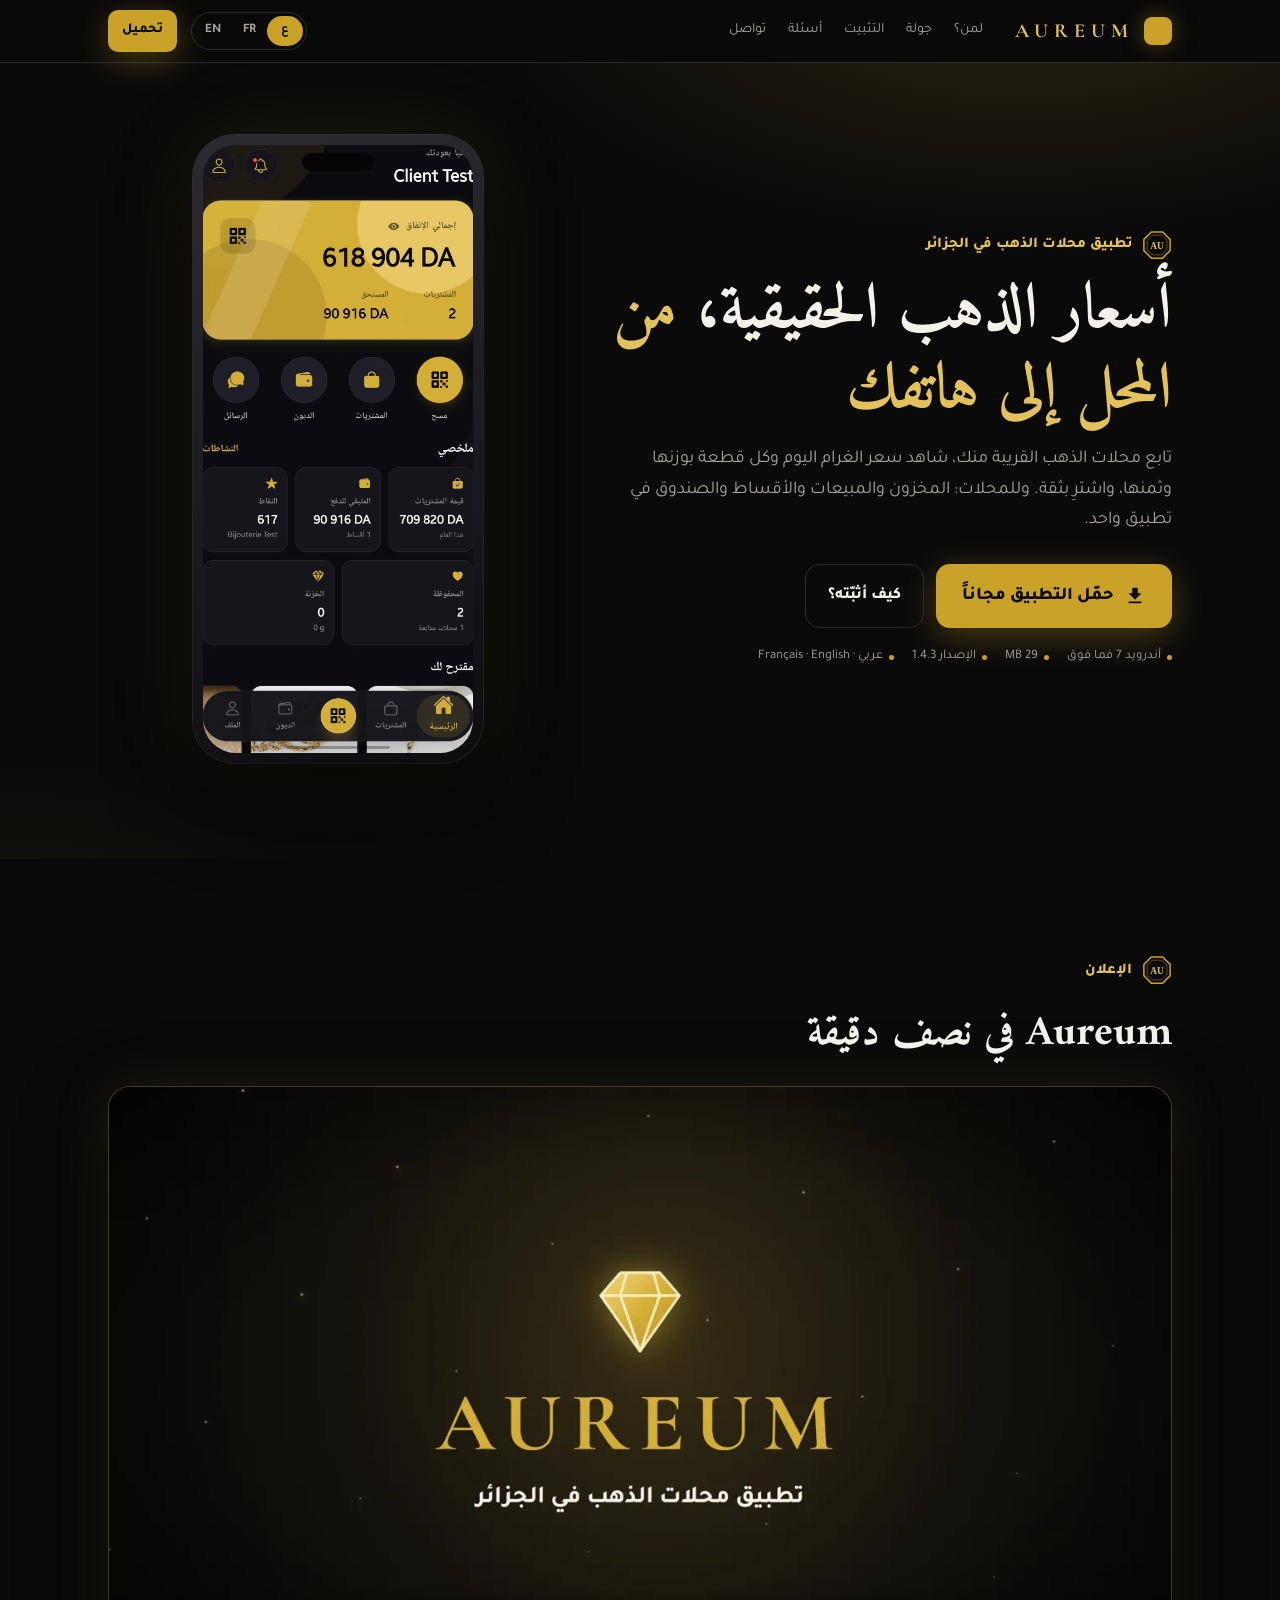
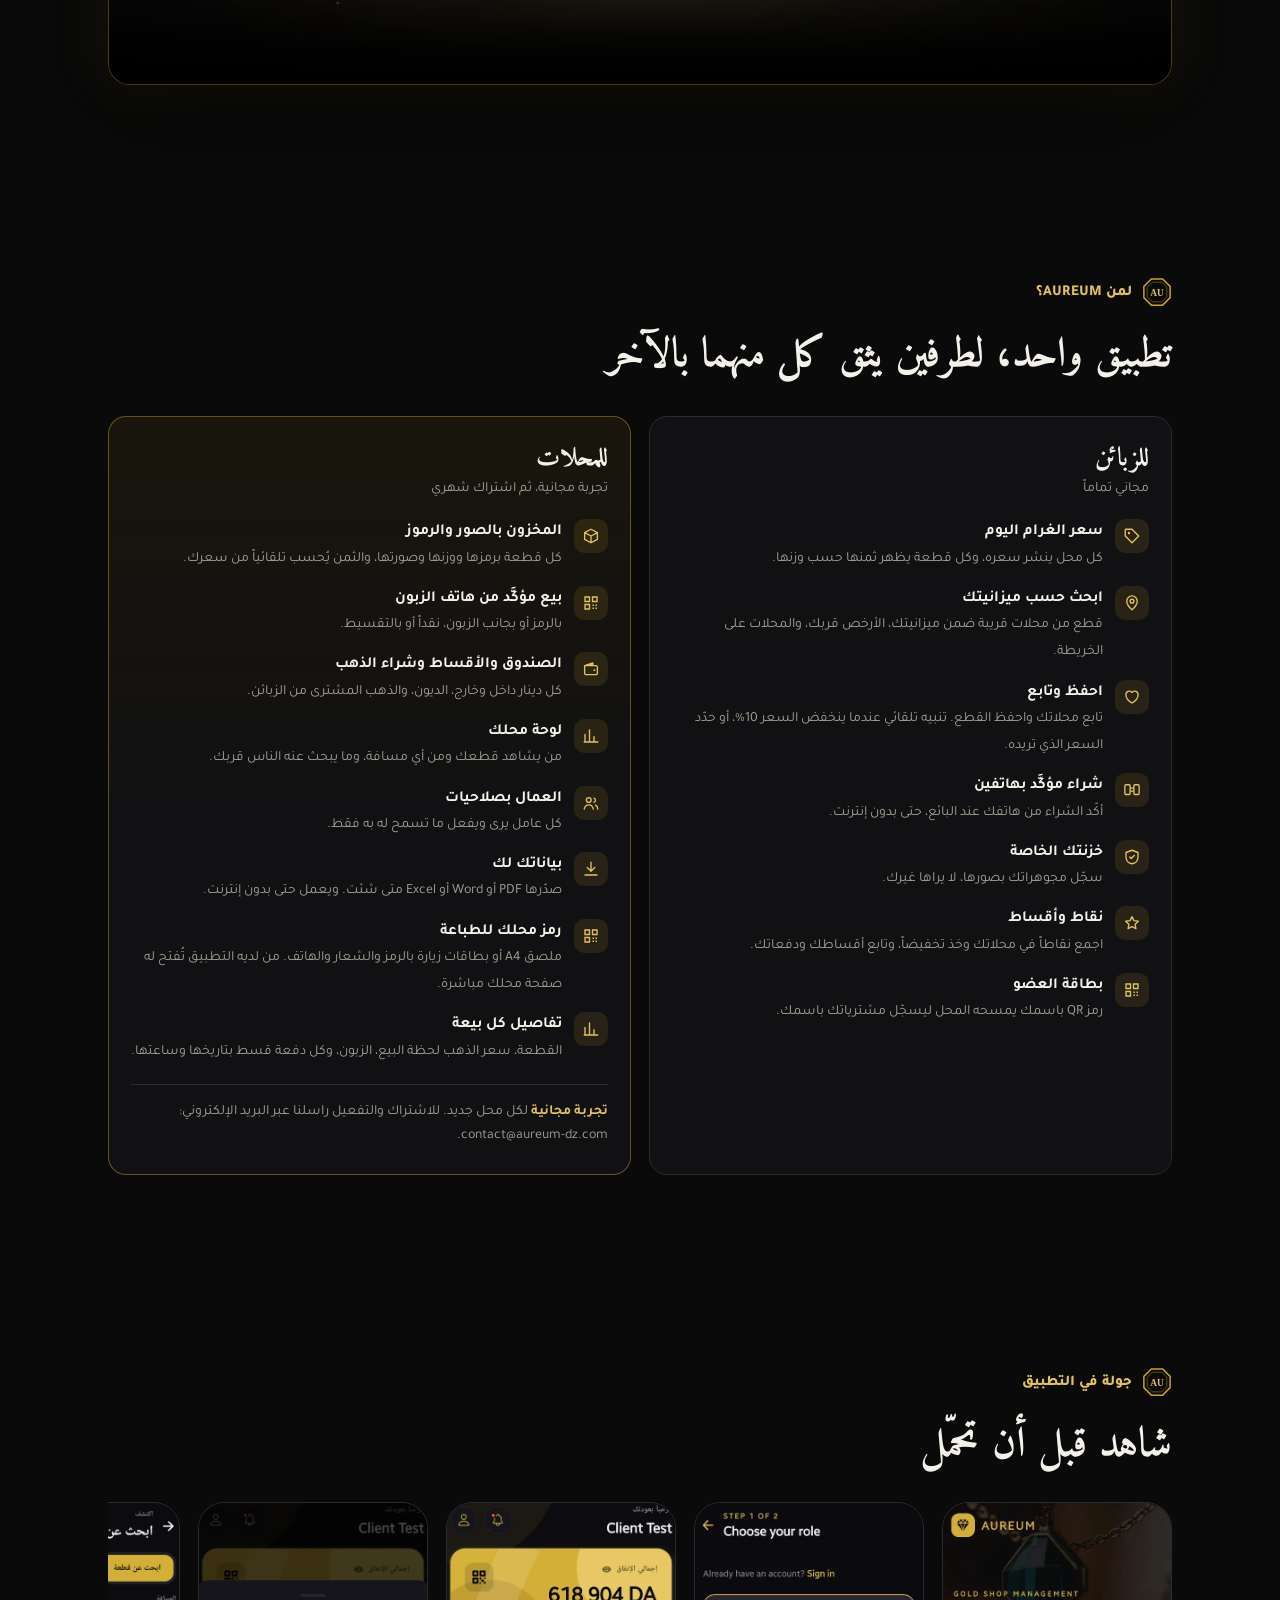
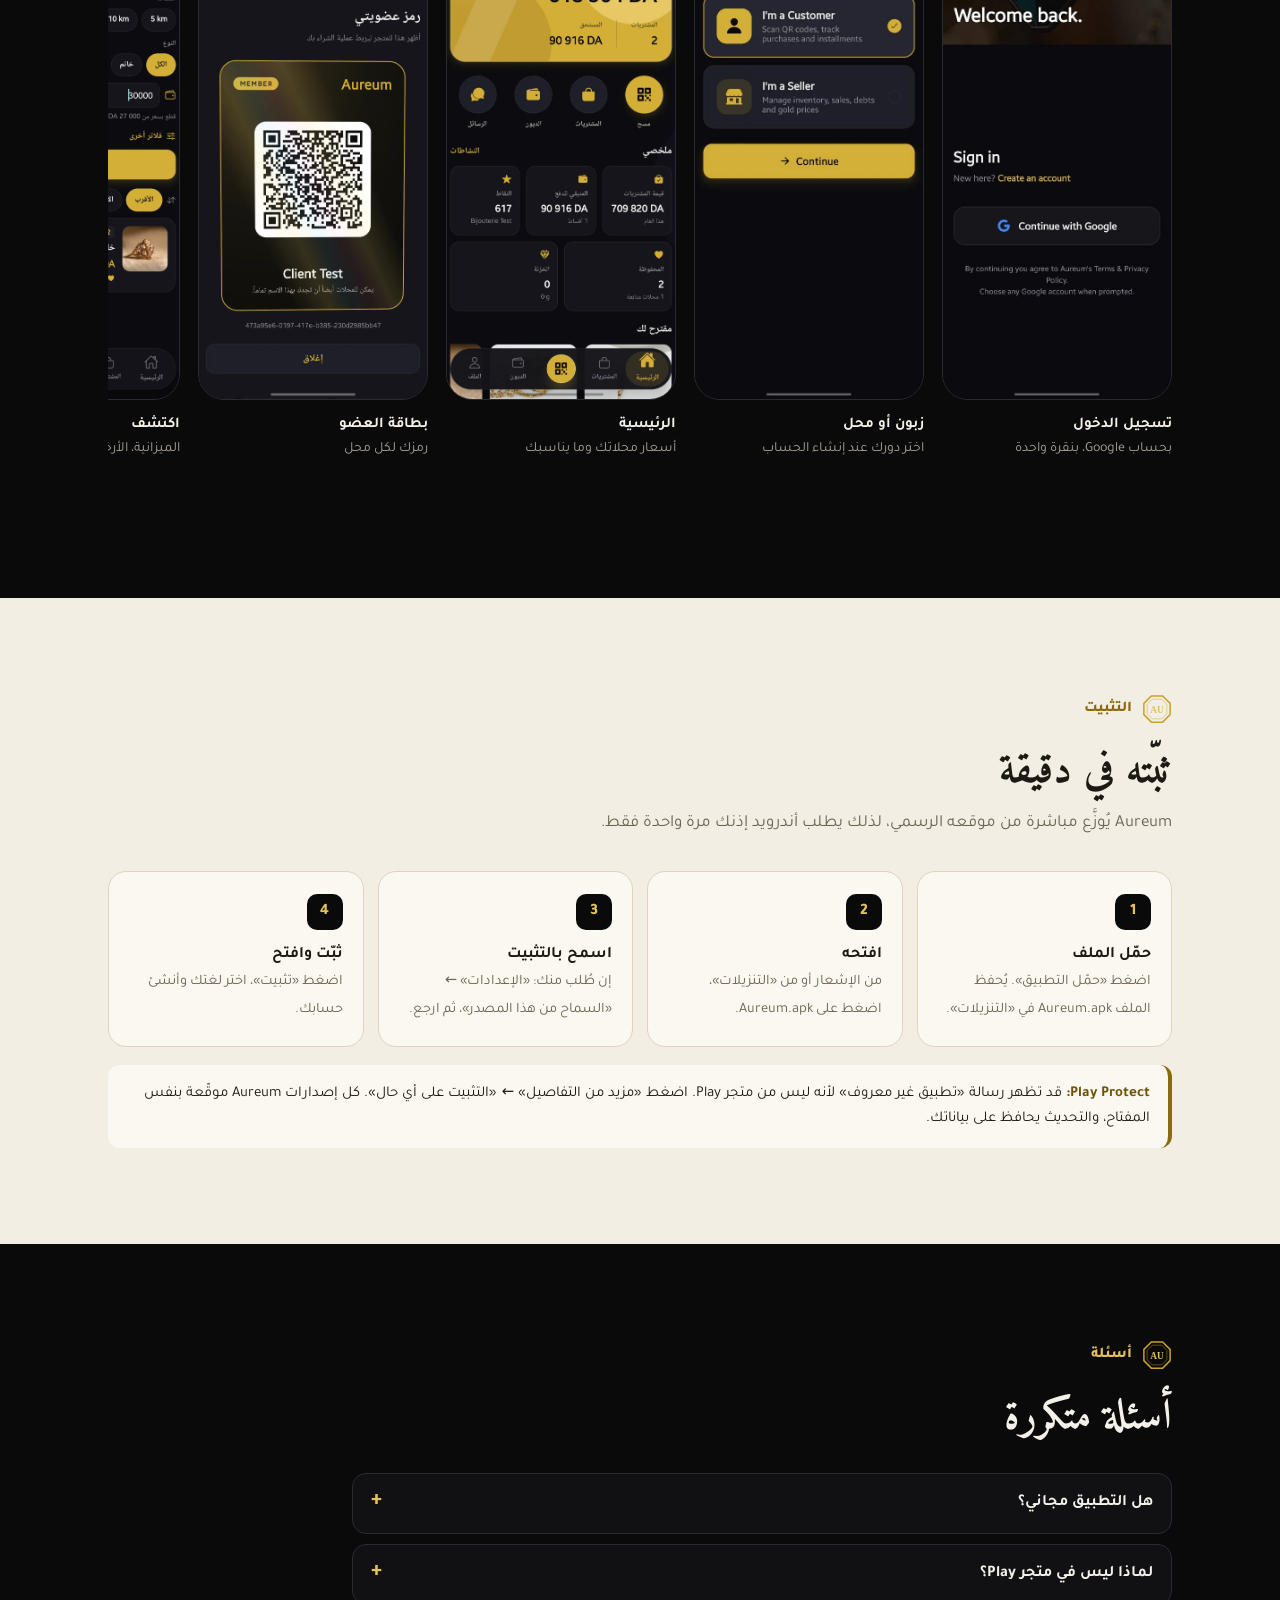
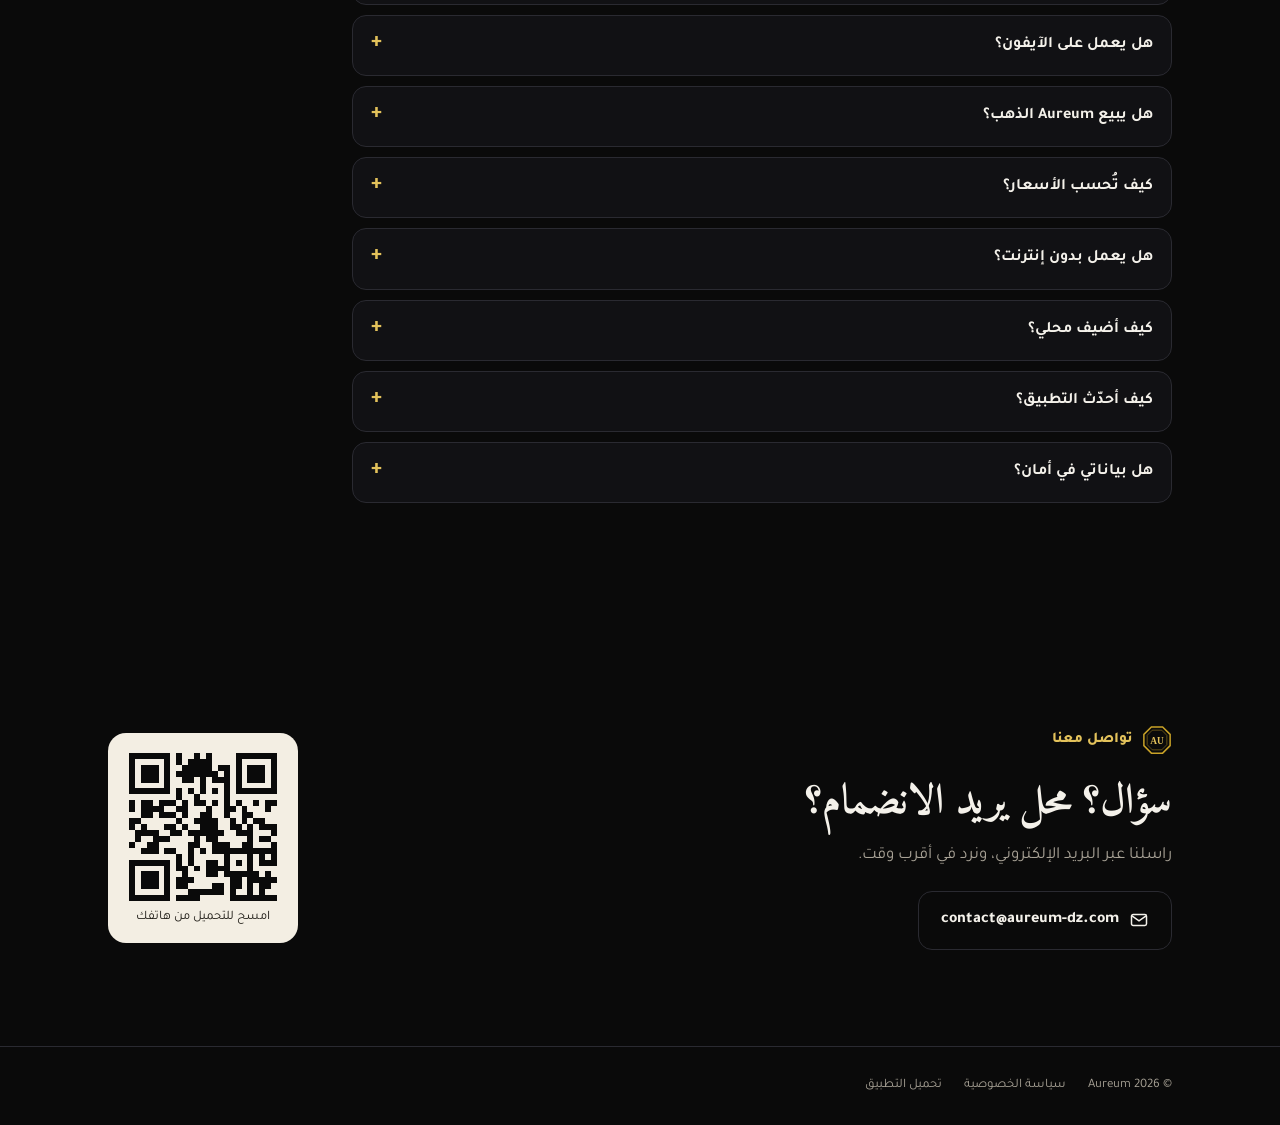
<file: index.html>
<!doctype html>
<html lang="ar" dir="rtl">
<head>
<meta charset="utf-8">
<meta name="viewport" content="width=device-width, initial-scale=1">
<title>Aureum — تطبيق محلات الذهب في الجزائر</title>
<meta name="description" content="تابع محلات الذهب القريبة منك، شاهد سعر الغرام اليوم وكل قطعة بوزنها وثمنها. وللمحلات: المخزون والمبيعات والأقساط والصندوق في تطبيق واحد. أندرويد، مجاني للزبائن.">
<meta name="theme-color" content="#0A0A0A">
<link rel="icon" href="assets/icon.svg" type="image/svg+xml">
<link rel="canonical" href="https://aureum-dz.com/">
<meta property="og:type" content="website">
<meta property="og:url" content="https://aureum-dz.com/">
<meta property="og:title" content="Aureum — تطبيق محلات الذهب في الجزائر">
<meta property="og:description" content="أسعار الذهب الحقيقية من المحل إلى هاتفك. حمّل التطبيق للأندرويد.">
<meta property="og:image" content="https://aureum-dz.com/assets/og.png">
<meta name="twitter:card" content="summary_large_image">
<link rel="preconnect" href="https://fonts.googleapis.com">
<link rel="preconnect" href="https://fonts.gstatic.com" crossorigin>
<link href="https://fonts.googleapis.com/css2?family=Amiri:wght@700&family=Cormorant+Garamond:wght@600;700&family=Tajawal:wght@400;500;700;800&display=swap" rel="stylesheet">
<link rel="stylesheet" href="assets/site.css">
<script>
  // Fill in when the guide videos are online (YouTube, Drive…); the block stays hidden until then.
  window.SITE_VIDEOS = { customer: '', shop: '' };
</script>
</head>
<body>

<svg width="0" height="0" style="position:absolute" aria-hidden="true">
  <symbol id="stamp" viewBox="0 0 32 32"><path d="M10 2h12l8 8v12l-8 8H10l-8-8V10z" fill="none" stroke="#C9A227" stroke-width="1.6"/><path d="M11 5.5h10l5.5 5.5v10L21 26.5H11L5.5 21V11z" fill="none" stroke="#C9A227" stroke-width=".8" opacity=".6"/><text x="16" y="20" text-anchor="middle" font-family="Georgia,serif" font-size="10" font-weight="700" fill="#E3C25B">AU</text></symbol>
  <symbol id="i-tag" viewBox="0 0 24 24"><path d="M3 12V4a1 1 0 0 1 1-1h8l9 9-9 9z" fill="none" stroke="currentColor" stroke-width="1.8" stroke-linejoin="round"/><circle cx="8" cy="8" r="1.6" fill="currentColor"/></symbol>
  <symbol id="i-map" viewBox="0 0 24 24"><path d="M12 21s-7-6.2-7-11.5A7 7 0 0 1 19 9.5C19 14.8 12 21 12 21z" fill="none" stroke="currentColor" stroke-width="1.8"/><circle cx="12" cy="9.5" r="2.5" fill="none" stroke="currentColor" stroke-width="1.8"/></symbol>
  <symbol id="i-heart" viewBox="0 0 24 24"><path d="M12 20s-8-4.9-8-10.5A4.5 4.5 0 0 1 12 6a4.5 4.5 0 0 1 8 3.5C20 15.1 12 20 12 20z" fill="none" stroke="currentColor" stroke-width="1.8" stroke-linejoin="round"/></symbol>
  <symbol id="i-near" viewBox="0 0 24 24"><rect x="2.5" y="5" width="7" height="13" rx="1.6" fill="none" stroke="currentColor" stroke-width="1.8"/><rect x="14.5" y="5" width="7" height="13" rx="1.6" fill="none" stroke="currentColor" stroke-width="1.8"/><path d="M10.5 9.5h3M10.5 13.5h3" stroke="currentColor" stroke-width="1.8" stroke-linecap="round"/></symbol>
  <symbol id="i-vault" viewBox="0 0 24 24"><path d="M12 3l8 3v6c0 4.5-3.4 8.3-8 9-4.6-.7-8-4.5-8-9V6z" fill="none" stroke="currentColor" stroke-width="1.8" stroke-linejoin="round"/><path d="M9 12l2 2 4-4" fill="none" stroke="currentColor" stroke-width="1.8" stroke-linecap="round" stroke-linejoin="round"/></symbol>
  <symbol id="i-star" viewBox="0 0 24 24"><path d="M12 3.5l2.6 5.3 5.9.9-4.3 4.1 1 5.8L12 16.9l-5.2 2.7 1-5.8-4.3-4.1 5.9-.9z" fill="none" stroke="currentColor" stroke-width="1.8" stroke-linejoin="round"/></symbol>
  <symbol id="i-box" viewBox="0 0 24 24"><path d="M3.5 7.5L12 3l8.5 4.5v9L12 21l-8.5-4.5z M3.5 7.5L12 12l8.5-4.5 M12 12v9" fill="none" stroke="currentColor" stroke-width="1.8" stroke-linejoin="round"/></symbol>
  <symbol id="i-qr" viewBox="0 0 24 24"><path d="M4 4h6v6H4zM14 4h6v6h-6zM4 14h6v6H4z" fill="none" stroke="currentColor" stroke-width="1.8"/><path d="M14 14h2v2h-2zM18 18h2v2h-2zM14 18h2v2h-2zM18 14h2v2h-2z" fill="currentColor"/></symbol>
  <symbol id="i-wallet" viewBox="0 0 24 24"><path d="M3.5 7.5h15a2 2 0 0 1 2 2v8a2 2 0 0 1-2 2h-13a2 2 0 0 1-2-2zM3.5 7.5l11-3.5v3.5" fill="none" stroke="currentColor" stroke-width="1.8" stroke-linejoin="round"/><circle cx="16.5" cy="13.5" r="1.3" fill="currentColor"/></symbol>
  <symbol id="i-chart" viewBox="0 0 24 24"><path d="M4 20V10M10 20V4M16 20v-7M21 20H3" fill="none" stroke="currentColor" stroke-width="1.8" stroke-linecap="round"/></symbol>
  <symbol id="i-users" viewBox="0 0 24 24"><circle cx="9" cy="8" r="3.2" fill="none" stroke="currentColor" stroke-width="1.8"/><path d="M3 20c.6-3.5 3-5.5 6-5.5s5.4 2 6 5.5M16 5.5a3 3 0 0 1 0 5.6M18 14.8c1.7.7 2.8 2.4 3 5.2" fill="none" stroke="currentColor" stroke-width="1.8" stroke-linecap="round"/></symbol>
  <symbol id="i-export" viewBox="0 0 24 24"><path d="M12 3v12M7 10l5 5 5-5M4 20h16" fill="none" stroke="currentColor" stroke-width="1.8" stroke-linecap="round" stroke-linejoin="round"/></symbol>
  <symbol id="i-play" viewBox="0 0 24 24"><path d="M8 5l11 7-11 7z" fill="#0A0A0A"/></symbol>
  <symbol id="i-wa" viewBox="0 0 24 24"><path d="M12 2.5a9.5 9.5 0 0 0-8.2 14.3L2.5 21.5l4.8-1.3A9.5 9.5 0 1 0 12 2.5zm5.3 13.4c-.2.6-1.3 1.2-1.8 1.2-.5.1-1 .2-3.3-.7-2.8-1.1-4.5-3.9-4.7-4.1-.1-.2-1.1-1.5-1.1-2.9s.7-2 1-2.3c.2-.3.5-.3.7-.3h.5c.2 0 .4 0 .6.5l.8 2c.1.2.1.4 0 .5l-.3.5-.4.4c-.1.2-.3.3-.1.6.2.3.8 1.3 1.7 2.1 1.1 1 2.1 1.3 2.4 1.4.3.1.5.1.6-.1l.9-1c.2-.3.4-.2.7-.1l1.9.9c.3.1.5.2.5.3.1.2.1.6-.1 1.1z" fill="currentColor"/></symbol>
  <symbol id="i-mail" viewBox="0 0 24 24"><rect x="3" y="5.5" width="18" height="13" rx="2" fill="none" stroke="currentColor" stroke-width="1.8"/><path d="M3.5 7l8.5 6 8.5-6" fill="none" stroke="currentColor" stroke-width="1.8"/></symbol>
  <symbol id="i-down" viewBox="0 0 24 24"><path d="M5 20h14v-2H5zM19 9h-4V3H9v6H5l7 7z" fill="currentColor"/></symbol>
</svg>

<header class="top">
  <div class="wrap">
    <a class="brand" href="#top" aria-label="Aureum"><span class="tile"></span><b>AUREUM</b></a>
    <nav class="nav">
      <a href="#who" data-i18n="nav.who">لمن؟</a>
      <a href="#tour" data-i18n="nav.tour">جولة</a>
      <a href="#install" data-i18n="nav.install">التثبيت</a>
      <a href="#faq" data-i18n="nav.faq">أسئلة</a>
      <a href="#contact" data-i18n="nav.contact">تواصل</a>
    </nav>
    <span class="spacer"></span>
    <div class="langs" role="group" aria-label="Language">
      <button type="button" data-lang="ar" aria-pressed="true">ع</button>
      <button type="button" data-lang="fr" aria-pressed="false">FR</button>
      <button type="button" data-lang="en" aria-pressed="false">EN</button>
    </div>
    <a class="btn btn-gold btn-sm" href="https://github.com/Aureum-dz/aureum-dz.github.io/releases/latest/download/Aureum.apk" data-i18n="nav.download">تحميل</a>
  </div>
</header>

<main id="top">
  <section class="hero">
    <div class="wrap">
      <div>
        <span class="kicker"><svg class="stamp"><use href="#stamp"/></svg><span data-i18n="hero.kicker">تطبيق محلات الذهب في الجزائر</span></span>
        <h1 data-i18n="hero.title">أسعار الذهب الحقيقية، <em>من المحل إلى هاتفك</em></h1>
        <p class="lead" data-i18n="hero.lead">تابع محلات الذهب القريبة منك، شاهد سعر الغرام اليوم وكل قطعة بوزنها وثمنها، واشترِ بثقة. وللمحلات: المخزون والمبيعات والأقساط والصندوق في تطبيق واحد.</p>
        <div class="cta">
          <a class="btn btn-gold" href="https://github.com/Aureum-dz/aureum-dz.github.io/releases/latest/download/Aureum.apk">
            <svg width="22" height="22"><use href="#i-down"/></svg><span data-i18n="hero.download">حمّل التطبيق مجاناً</span>
          </a>
          <a class="btn btn-line" href="#install" data-i18n="hero.how">كيف أثبّته؟</a>
        </div>
        <div class="facts">
          <span data-i18n="fact.android">أندرويد 7 فما فوق</span>
          <span>29 MB</span>
          <span data-i18n="fact.version">الإصدار 1.4.3</span>
          <span>عربي · Français · English</span>
        </div>
      </div>
      <div class="phone">
        <div class="screen">
          <div class="shot"><img src="assets/screens/customer-home.webp" alt="" loading="eager"><div class="ph"><span class="tile"></span><span data-i18n="shot.soon">صورة التطبيق قريباً</span></div></div>
        </div>
      </div>
    </div>
  </section>

  <section id="ad">
    <div class="wrap">
      <span class="kicker"><svg class="stamp"><use href="#stamp"/></svg><span data-i18n="ad.kicker">الإعلان</span></span>
      <h2 data-i18n="ad.title">Aureum في نصف دقيقة</h2>
      <div class="ad-frame">
        <video controls playsinline preload="none" poster="assets/aureum-ad-poster.webp" aria-label="Aureum">
          <source src="assets/aureum-ad.mp4" type="video/mp4">
        </video>
      </div>
    </div>
  </section>

  <section id="who">
    <div class="wrap">
      <span class="kicker"><svg class="stamp"><use href="#stamp"/></svg><span data-i18n="who.kicker">لمن Aureum؟</span></span>
      <h2 data-i18n="who.title">تطبيق واحد، لطرفين يثق كل منهما بالآخر</h2>
      <div class="duo">
        <article class="side">
          <h3 data-i18n="cust.title">للزبائن</h3>
          <p class="tagline" data-i18n="cust.tag">مجاني تماماً</p>
          <ul class="list">
            <li><span class="ic"><svg><use href="#i-tag"/></svg></span><div><b data-i18n="c1.b">سعر الغرام اليوم</b><span data-i18n="c1.s">كل محل ينشر سعره، وكل قطعة يظهر ثمنها حسب وزنها.</span></div></li>
            <li><span class="ic"><svg><use href="#i-map"/></svg></span><div><b data-i18n="c2.b">ابحث حسب ميزانيتك</b><span data-i18n="c2.s">قطع من محلات قريبة ضمن ميزانيتك، الأرخص قربك، والمحلات على الخريطة.</span></div></li>
            <li><span class="ic"><svg><use href="#i-heart"/></svg></span><div><b data-i18n="c3.b">احفظ وتابع</b><span data-i18n="c3.s">تابع محلاتك واحفظ القطع. تنبيه تلقائي عندما ينخفض السعر 10%، أو حدّد السعر الذي تريده.</span></div></li>
            <li><span class="ic"><svg><use href="#i-near"/></svg></span><div><b data-i18n="c4.b">شراء مؤكَّد بهاتفين</b><span data-i18n="c4.s">أكّد الشراء من هاتفك عند البائع، حتى بدون إنترنت.</span></div></li>
            <li><span class="ic"><svg><use href="#i-vault"/></svg></span><div><b data-i18n="c5.b">خزنتك الخاصة</b><span data-i18n="c5.s">سجّل مجوهراتك بصورها، لا يراها غيرك.</span></div></li>
            <li><span class="ic"><svg><use href="#i-star"/></svg></span><div><b data-i18n="c6.b">نقاط وأقساط</b><span data-i18n="c6.s">اجمع نقاطاً في محلاتك وخذ تخفيضاً، وتابع أقساطك ودفعاتك.</span></div></li>
            <li><span class="ic"><svg><use href="#i-qr"/></svg></span><div><b data-i18n="c7.b">بطاقة العضو</b><span data-i18n="c7.s">رمز QR باسمك يمسحه المحل ليسجّل مشترياتك باسمك.</span></div></li>
          </ul>
        </article>
        <article class="side gold">
          <h3 data-i18n="shop.title">للمحلات</h3>
          <p class="tagline" data-i18n="shop.tag">تجربة مجانية، ثم اشتراك شهري</p>
          <ul class="list">
            <li><span class="ic"><svg><use href="#i-box"/></svg></span><div><b data-i18n="s1.b">المخزون بالصور والرموز</b><span data-i18n="s1.s">كل قطعة برمزها ووزنها وصورتها، والثمن يُحسب تلقائياً من سعرك.</span></div></li>
            <li><span class="ic"><svg><use href="#i-qr"/></svg></span><div><b data-i18n="s2.b">بيع مؤكَّد من هاتف الزبون</b><span data-i18n="s2.s">بالرمز أو بجانب الزبون، نقداً أو بالتقسيط.</span></div></li>
            <li><span class="ic"><svg><use href="#i-wallet"/></svg></span><div><b data-i18n="s3.b">الصندوق والأقساط وشراء الذهب</b><span data-i18n="s3.s">كل دينار داخل وخارج، الديون، والذهب المشترى من الزبائن.</span></div></li>
            <li><span class="ic"><svg><use href="#i-chart"/></svg></span><div><b data-i18n="s4.b">لوحة محلك</b><span data-i18n="s4.s">من يشاهد قطعك ومن أي مسافة، وما يبحث عنه الناس قربك.</span></div></li>
            <li><span class="ic"><svg><use href="#i-users"/></svg></span><div><b data-i18n="s5.b">العمال بصلاحيات</b><span data-i18n="s5.s">كل عامل يرى ويفعل ما تسمح له به فقط.</span></div></li>
            <li><span class="ic"><svg><use href="#i-export"/></svg></span><div><b data-i18n="s6.b">بياناتك لك</b><span data-i18n="s6.s">صدّرها PDF أو Word أو Excel متى شئت. ويعمل حتى بدون إنترنت.</span></div></li>
            <li><span class="ic"><svg><use href="#i-qr"/></svg></span><div><b data-i18n="s7.b">رمز محلك للطباعة</b><span data-i18n="s7.s">ملصق A4 أو بطاقات زيارة بالرمز والشعار والهاتف. من لديه التطبيق تُفتح له صفحة محلك مباشرة.</span></div></li>
            <li><span class="ic"><svg><use href="#i-chart"/></svg></span><div><b data-i18n="s8.b">تفاصيل كل بيعة</b><span data-i18n="s8.s">القطعة، سعر الذهب لحظة البيع، الزبون، وكل دفعة قسط بتاريخها وساعتها.</span></div></li>
          </ul>
          <p class="note" data-i18n="shop.note"><b>تجربة مجانية</b> لكل محل جديد. للاشتراك والتفعيل راسلنا عبر البريد الإلكتروني: contact@aureum-dz.com.</p>
        </article>
      </div>
    </div>
  </section>

  <section id="tour">
    <div class="wrap">
      <span class="kicker"><svg class="stamp"><use href="#stamp"/></svg><span data-i18n="tour.kicker">جولة في التطبيق</span></span>
      <h2 data-i18n="tour.title">شاهد قبل أن تحمّل</h2>
      <div class="tour" tabindex="0" aria-label="Screenshots">
        <figure><div class="frame"><div class="shot"><img src="assets/screens/sign-in.webp" alt="" loading="lazy"><div class="ph"><span class="tile"></span><span data-i18n="shot.soon0a">صورة قريباً</span></div></div></div><figcaption><b data-i18n="t0a.b">تسجيل الدخول</b><span data-i18n="t0a.s">بحساب Google، بنقرة واحدة</span></figcaption></figure>
        <figure><div class="frame"><div class="shot"><img src="assets/screens/choose-role.webp" alt="" loading="lazy"><div class="ph"><span class="tile"></span><span data-i18n="shot.soon0b">صورة قريباً</span></div></div></div><figcaption><b data-i18n="t0b.b">زبون أو محل</b><span data-i18n="t0b.s">اختر دورك عند إنشاء الحساب</span></figcaption></figure>
        <figure><div class="frame"><div class="shot"><img src="assets/screens/customer-home.webp" alt="" loading="lazy"><div class="ph"><span class="tile"></span><span data-i18n="shot.soon2">صورة قريباً</span></div></div></div><figcaption><b data-i18n="t1.b">الرئيسية</b><span data-i18n="t1.s">أسعار محلاتك وما يناسبك</span></figcaption></figure>
        <figure><div class="frame"><div class="shot"><img src="assets/screens/member-card.webp" alt="" loading="lazy"><div class="ph"><span class="tile"></span><span data-i18n="shot.soon9">صورة قريباً</span></div></div></div><figcaption><b data-i18n="t1b.b">بطاقة العضو</b><span data-i18n="t1b.s">رمزك لكل محل</span></figcaption></figure>
        <figure><div class="frame"><div class="shot"><img src="assets/screens/discover.webp" alt="" loading="lazy"><div class="ph"><span class="tile"></span><span data-i18n="shot.soon3">صورة قريباً</span></div></div></div><figcaption><b data-i18n="t2.b">اكتشف</b><span data-i18n="t2.s">الميزانية، الأرخص قربك، الخريطة</span></figcaption></figure>
        <figure><div class="frame"><div class="shot"><img src="assets/screens/shop-page.webp" alt="" loading="lazy"><div class="ph"><span class="tile"></span><span data-i18n="shot.soon4">صورة قريباً</span></div></div></div><figcaption><b data-i18n="t3.b">صفحة المحل</b><span data-i18n="t3.s">الأسعار، القطع، المتابعون وتنبيه السعر</span></figcaption></figure>
        <figure><div class="frame"><div class="shot"><img src="assets/screens/flip-cards.webp" alt="" loading="lazy"><div class="ph"><span class="tile"></span><span data-i18n="shot.soon9">صورة قريباً</span></div></div></div><figcaption><b data-i18n="t3b.b">القطع</b><span data-i18n="t3b.s">اقلب القطعة لترى وزنها وتفاصيلها</span></figcaption></figure>
        <figure><div class="frame"><div class="shot"><img src="assets/screens/saved-vault.webp" alt="" loading="lazy"><div class="ph"><span class="tile"></span><span data-i18n="shot.soon5">صورة قريباً</span></div></div></div><figcaption><b data-i18n="t4.b">المحفوظات والخزنة</b><span data-i18n="t4.s">تنبيهات الأسعار ومجوهراتك</span></figcaption></figure>
        <figure><div class="frame"><div class="shot"><img src="assets/screens/nearby-pay.webp" alt="" loading="lazy"><div class="ph"><span class="tile"></span><span data-i18n="shot.soon6">صورة قريباً</span></div></div></div><figcaption><b data-i18n="t5.b">الشراء بجانب البائع</b><span data-i18n="t5.s">تأكيد من هاتفك، بدون إنترنت</span></figcaption></figure>
        <figure><div class="frame"><div class="shot"><img src="assets/screens/seller-dashboard.webp" alt="" loading="lazy"><div class="ph"><span class="tile"></span><span data-i18n="shot.soon7">صورة قريباً</span></div></div></div><figcaption><b data-i18n="t6.b">لوحة المحل</b><span data-i18n="t6.s">المبيعات، المشاهدات، الطلب قربك</span></figcaption></figure>
        <figure><div class="frame"><div class="shot"><img src="assets/screens/sale-details.webp" alt="" loading="lazy"><div class="ph"><span class="tile"></span><span data-i18n="shot.soon9">صورة قريباً</span></div></div></div><figcaption><b data-i18n="t6b.b">تفاصيل البيع</b><span data-i18n="t6b.s">كل دفعة بتاريخها وساعتها</span></figcaption></figure>
        <figure><div class="frame"><div class="shot"><img src="assets/screens/seller-sell.webp" alt="" loading="lazy"><div class="ph"><span class="tile"></span><span data-i18n="shot.soon8">صورة قريباً</span></div></div></div><figcaption><b data-i18n="t7.b">البيع</b><span data-i18n="t7.s">خطوات واضحة، اسحب لتأكيد البيع</span></figcaption></figure>
        <figure><div class="frame"><div class="shot"><img src="assets/screens/shop-qr-print.webp" alt="" loading="lazy"><div class="ph"><span class="tile"></span><span data-i18n="shot.soon9">صورة قريباً</span></div></div></div><figcaption><b data-i18n="t7b.b">رمز المحل</b><span data-i18n="t7b.s">ملصق أو بطاقات زيارة للطباعة</span></figcaption></figure>
        <figure><div class="frame"><div class="shot"><img src="assets/screens/widgets.webp" alt="" loading="lazy"><div class="ph"><span class="tile"></span><span data-i18n="shot.soon9">صورة قريباً</span></div></div></div><figcaption><b data-i18n="t8.b">أدوات الشاشة الرئيسية</b><span data-i18n="t8.s">السعر، مبيعات اليوم، بطاقتك</span></figcaption></figure>
      </div>
      <div class="videos" data-videos-block hidden>
        <a class="video" data-video="customer" href="#" target="_blank" rel="noopener" hidden><span class="play"><svg width="20" height="20"><use href="#i-play"/></svg></span><span><b data-i18n="v1.b">دليل الزبون بالفيديو</b><small data-i18n="v1.s">دقائق لتعرف كل شيء</small></span></a>
        <a class="video" data-video="shop" href="#" target="_blank" rel="noopener" hidden><span class="play"><svg width="20" height="20"><use href="#i-play"/></svg></span><span><b data-i18n="v2.b">دليل المحل بالفيديو</b><small data-i18n="v2.s">من أول قطعة إلى أول بيع</small></span></a>
      </div>
    </div>
  </section>

  <section id="install" class="ivory">
    <div class="wrap">
      <span class="kicker"><svg class="stamp"><use href="#stamp"/></svg><span data-i18n="ins.kicker">التثبيت</span></span>
      <h2 data-i18n="ins.title">ثبّته في دقيقة</h2>
      <p class="lead" data-i18n="ins.lead">Aureum يُوزَّع مباشرة من موقعه الرسمي، لذلك يطلب أندرويد إذنك مرة واحدة فقط.</p>
      <ol class="steps">
        <li><b data-i18n="i1.b">حمّل الملف</b><span data-i18n="i1.s">اضغط «حمّل التطبيق». يُحفظ الملف Aureum.apk في «التنزيلات».</span></li>
        <li><b data-i18n="i2.b">افتحه</b><span data-i18n="i2.s">من الإشعار أو من «التنزيلات»، اضغط على Aureum.apk.</span></li>
        <li><b data-i18n="i3.b">اسمح بالتثبيت</b><span data-i18n="i3.s">إن طُلب منك: «الإعدادات» ← «السماح من هذا المصدر»، ثم ارجع.</span></li>
        <li><b data-i18n="i4.b">ثبّت وافتح</b><span data-i18n="i4.s">اضغط «تثبيت»، اختر لغتك وأنشئ حسابك.</span></li>
      </ol>
      <p class="callout" data-i18n="ins.protect"><b>Play Protect:</b> قد تظهر رسالة «تطبيق غير معروف» لأنه ليس من متجر Play. اضغط «مزيد من التفاصيل» ← «التثبيت على أي حال». كل إصدارات Aureum موقّعة بنفس المفتاح، والتحديث يحافظ على بياناتك.</p>
    </div>
  </section>

  <section id="faq">
    <div class="wrap">
      <span class="kicker"><svg class="stamp"><use href="#stamp"/></svg><span data-i18n="faq.kicker">أسئلة</span></span>
      <h2 data-i18n="faq.title">أسئلة متكررة</h2>
      <div class="faq">
        <details><summary data-i18n="q1">هل التطبيق مجاني؟</summary><p data-i18n="a1">للزبائن نعم، تماماً. المحلات تبدأ بتجربة مجانية ثم اشتراك شهري.</p></details>
        <details><summary data-i18n="q2">لماذا ليس في متجر Play؟</summary><p data-i18n="a2">نوزّعه مباشرة من موقعنا الرسمي aureum-dz.com. الملف موقّع بمفتاح Aureum، ولن يقبل هاتفك تحديثاً موقّعاً بمفتاح آخر.</p></details>
        <details><summary data-i18n="q3">هل يعمل على الآيفون؟</summary><p data-i18n="a3">حالياً على أندرويد فقط (الإصدار 7 فما فوق).</p></details>
        <details><summary data-i18n="q4">هل يبيع Aureum الذهب؟</summary><p data-i18n="a4">لا. المحلات هي التي تبيع وتحدد أسعارها؛ Aureum يربطك بها ويحفظ سجل مشترياتك.</p></details>
        <details><summary data-i18n="q5">كيف تُحسب الأسعار؟</summary><p data-i18n="a5">كل محل ينشر سعر الغرام لكل نوع وعيار، والتطبيق يضربه في وزن القطعة.</p></details>
        <details><summary data-i18n="q6">هل يعمل بدون إنترنت؟</summary><p data-i18n="a6">جزئياً: آخر الأسعار والمحلات التي تتابعها تبقى ظاهرة، وما يسجّله المحل دون اتصال يُرسَل تلقائياً عند عودة الإنترنت.</p></details>
        <details><summary data-i18n="q7">كيف أضيف محلي؟</summary><p data-i18n="a7">حمّل التطبيق، أنشئ حساب «محل» واملأ معلوماته، ثم ابدأ تجربتك المجانية. وإن احتجت مساعدة راسلنا على الايميل.</p></details>
        <details><summary data-i18n="q8">كيف أحدّث التطبيق؟</summary><p data-i18n="a8">يخبرك التطبيق عند صدور إصدار جديد. حمّله من هنا وثبّته فوق القديم؛ بياناتك تبقى كما هي.</p></details>
        <details><summary data-i18n="q9">هل بياناتي في أمان؟</summary><p data-i18n="a9">لا نبيع بياناتك ولا نعرض إعلانات. اقرأ <a href="privacy.html">سياسة الخصوصية</a>.</p></details>
      </div>
    </div>
  </section>

  <section id="contact">
    <div class="wrap">
      <div class="contact">
        <div>
          <span class="kicker"><svg class="stamp"><use href="#stamp"/></svg><span data-i18n="ct.kicker">تواصل معنا</span></span>
          <h2 data-i18n="ct.title">سؤال؟ محل يريد الانضمام؟</h2>
          <p class="lead" data-i18n="ct.lead">راسلنا عبر البريد الإلكتروني، ونرد في أقرب وقت.</p>
          <div class="row">
            <a class="btn btn-line" href="mailto:contact@aureum-dz.com"><svg width="20" height="20"><use href="#i-mail"/></svg><span dir="ltr">contact@aureum-dz.com</span></a>
          </div>
        </div>
        <div class="qr"><img src="assets/qr.svg" alt="QR aureum-dz.com"><span data-i18n="ct.qr">امسح للتحميل من هاتفك</span></div>
      </div>
    </div>
  </section>
</main>

<div class="lightbox" id="lightbox" role="dialog" aria-modal="true" aria-label="Aureum" hidden>
  <button type="button" class="lb-btn lb-close" aria-label="Close">&times;</button>
  <button type="button" class="lb-btn lb-prev" aria-label="Previous">&#8249;</button>
  <img alt="">
  <p class="lb-cap"></p>
  <button type="button" class="lb-btn lb-next" aria-label="Next">&#8250;</button>
</div>

<footer>
  <div class="wrap">
    <span>© 2026 Aureum</span>
    <a href="privacy.html" data-i18n="ft.privacy">سياسة الخصوصية</a>
    <a href="https://github.com/Aureum-dz/aureum-dz.github.io/releases/latest/download/Aureum.apk" data-i18n="ft.download">تحميل التطبيق</a>
</footer>

<script>
window.I18N = {
  meta: {
    ar: { title: 'Aureum — تطبيق محلات الذهب في الجزائر', description: 'تابع محلات الذهب القريبة منك، شاهد سعر الغرام اليوم وكل قطعة بوزنها وثمنها. وللمحلات: المخزون والمبيعات والأقساط والصندوق في تطبيق واحد. أندرويد، مجاني للزبائن.' },
    fr: { title: 'Aureum — l’application des bijouteries en Algérie', description: 'Suivez les bijouteries près de chez vous, voyez le prix du gramme du jour et chaque pièce avec son poids et son prix. Pour les bijoutiers : stock, ventes, crédits et caisse dans une seule app. Android, gratuit pour les clients.' },
    en: { title: 'Aureum — the gold-shop app for Algeria', description: 'Follow the gold shops near you, see today’s price per gram and every piece with its weight and price. For shops: stock, sales, instalments and cash in one app. Android, free for customers.' }
  },
  fr: {
    'nav.who': 'Pour qui ?', 'nav.tour': 'Visite', 'nav.install': 'Installer', 'nav.faq': 'Questions', 'nav.contact': 'Contact', 'nav.download': 'Télécharger',
    'hero.kicker': 'L’application des bijouteries en Algérie',
    'hero.title': 'Le vrai prix de l’or, <em>de la bijouterie à votre téléphone</em>',
    'hero.lead': 'Suivez les bijouteries près de chez vous, voyez le prix du gramme du jour et chaque pièce avec son poids et son prix, et achetez en confiance. Pour les bijoutiers : stock, ventes, crédits et caisse dans une seule application.',
    'hero.download': 'Télécharger gratuitement', 'hero.how': 'Comment l’installer ?',
    'fact.android': 'Android 7 et plus', 'fact.version': 'Version 1.4.3', 'shot.soon': 'Capture bientôt',
    'who.kicker': 'Pour qui ?', 'who.title': 'Une application, deux côtés qui se font confiance',
    'cust.title': 'Pour les clients', 'cust.tag': 'Entièrement gratuit',
    'c1.b': 'Le prix du gramme du jour', 'c1.s': 'Chaque bijouterie publie son prix ; chaque pièce affiche le sien selon son poids.',
    'c2.b': 'Cherchez selon votre budget', 'c2.s': 'Des pièces des bijouteries proches dans votre budget, la moins chère près de vous, et la carte.',
    'c3.b': 'Enregistrez et suivez', 'c3.s': 'Suivez vos bijouteries, enregistrez des pièces : alerte automatique si le prix baisse de 10 %, ou fixez votre prix.',
    'c4.b': 'Achat confirmé à deux téléphones', 'c4.s': 'Confirmez l’achat depuis votre téléphone chez le bijoutier, même sans internet.',
    'c5.b': 'Votre coffre privé', 'c5.s': 'Enregistrez vos bijoux avec leurs photos ; personne d’autre ne les voit.',
    'c6.b': 'Points et crédits', 'c6.s': 'Cumulez des points dans vos bijouteries pour une remise, et suivez vos crédits.',
    'shop.title': 'Pour les bijoutiers', 'shop.tag': 'Essai gratuit, puis abonnement mensuel',
    's1.b': 'Le stock en photos et codes', 's1.s': 'Chaque pièce avec son code, son poids et sa photo ; le prix se calcule depuis votre tarif.',
    's2.b': 'Vente confirmée par le client', 's2.s': 'Par code ou à côté du client, comptant ou à crédit.',
    's3.b': 'Caisse, crédits et rachat d’or', 's3.s': 'Chaque dinar qui entre et sort, les dettes, et l’or racheté aux clients.',
    's4.b': 'Le tableau de votre bijouterie', 's4.s': 'Qui regarde vos pièces et de quelle distance, et ce qu’on cherche près de vous.',
    's5.b': 'Employés avec permissions', 's5.s': 'Chaque employé voit et fait seulement ce que vous autorisez.',
    's6.b': 'Vos données vous appartiennent', 's6.s': 'Exportez en PDF, Word ou Excel quand vous voulez. Fonctionne aussi sans internet.',
    'shop.note': '<b>Essai gratuit</b> pour chaque nouvelle bijouterie. Pour l’abonnement et l’activation, écrivez-nous par e-mail : contact@aureum-dz.com.',
    'tour.kicker': 'Visite de l’application', 'tour.title': 'Voyez avant de télécharger',
    'shot.soon2': 'Capture bientôt', 'shot.soon3': 'Capture bientôt', 'shot.soon4': 'Capture bientôt', 'shot.soon5': 'Capture bientôt',
    'shot.soon6': 'Capture bientôt', 'shot.soon7': 'Capture bientôt', 'shot.soon8': 'Capture bientôt', 'shot.soon9': 'Capture bientôt',
    'shot.soon0a': 'Capture bientôt', 'shot.soon0b': 'Capture bientôt',
    't0a.b': 'Connexion', 't0a.s': 'Avec Google, en un geste',
    't0b.b': 'Client ou bijoutier', 't0b.s': 'Choisissez votre rôle à l’inscription',
    't1.b': 'Accueil', 't1.s': 'Les prix de vos bijouteries et nos suggestions',
    't2.b': 'Découvrir', 't2.s': 'Budget, le moins cher près de vous, la carte',
    't3.b': 'Page de la bijouterie', 't3.s': 'Prix, pièces, abonnés et alerte de prix',
    't4.b': 'Favoris et coffre', 't4.s': 'Alertes de prix et vos bijoux',
    't5.b': 'Achat à côté du vendeur', 't5.s': 'Confirmation depuis votre téléphone, sans internet',
    't6.b': 'Tableau de bord', 't6.s': 'Ventes, vues, demande près de vous',
    't7.b': 'Vente', 't7.s': 'Des étapes claires, glissez pour valider',
    't8.b': 'Widgets d’écran d’accueil', 't8.s': 'Le prix, les ventes du jour, votre carte',
    'v1.b': 'Le guide client en vidéo', 'v1.s': 'Quelques minutes pour tout savoir',
    'v2.b': 'Le guide bijoutier en vidéo', 'v2.s': 'De la première pièce à la première vente',
    'ins.kicker': 'Installation', 'ins.title': 'Installé en une minute',
    'ins.lead': 'Aureum est distribué directement depuis son site officiel : Android vous demande votre accord une seule fois.',
    'i1.b': 'Téléchargez', 'i1.s': 'Appuyez sur « Télécharger ». Le fichier Aureum.apk va dans « Téléchargements ».',
    'i2.b': 'Ouvrez-le', 'i2.s': 'Depuis la notification ou « Téléchargements », appuyez sur Aureum.apk.',
    'i3.b': 'Autorisez', 'i3.s': 'Si on vous le demande : « Paramètres » → « Autoriser cette source », puis revenez.',
    'i4.b': 'Installez et ouvrez', 'i4.s': 'Appuyez sur « Installer », choisissez votre langue et créez votre compte.',
    'ins.protect': '<b>Play Protect :</b> un message « application inconnue » peut apparaître, car elle ne vient pas du Play Store. Appuyez sur « Plus de détails » → « Installer quand même ». Toutes les versions d’Aureum sont signées avec la même clé, et une mise à jour garde vos données.',
    'faq.kicker': 'Questions', 'faq.title': 'Questions fréquentes',
    'q1': 'L’application est-elle gratuite ?', 'a1': 'Pour les clients, oui, entièrement. Les bijouteries commencent par un essai gratuit, puis un abonnement mensuel.',
    'q2': 'Pourquoi pas sur le Play Store ?', 'a2': 'Nous la distribuons directement depuis notre site officiel aureum-dz.com. Le fichier est signé avec la clé d’Aureum : votre téléphone refusera toute mise à jour signée par une autre clé.',
    'q3': 'Fonctionne-t-elle sur iPhone ?', 'a3': 'Pour l’instant, Android uniquement (version 7 et plus).',
    'q4': 'Aureum vend-il de l’or ?', 'a4': 'Non. Ce sont les bijouteries qui vendent et fixent leurs prix ; Aureum vous relie à elles et garde l’historique de vos achats.',
    'q5': 'Comment les prix sont-ils calculés ?', 'a5': 'Chaque bijouterie publie son prix au gramme par type d’or et carat ; l’application le multiplie par le poids de la pièce.',
    'q6': 'Fonctionne-t-elle sans internet ?', 'a6': 'En partie : les derniers prix et vos bijouteries suivies restent visibles, et ce que la bijouterie enregistre hors ligne part tout seul au retour d’internet.',
    'q7': 'Comment ajouter ma bijouterie ?', 'a7': 'Téléchargez l’application, créez un compte « bijouterie », remplissez ses informations et lancez votre essai gratuit. Besoin d’aide ? Écrivez-nous sur Email.',
    'q8': 'Comment mettre à jour ?', 'a8': 'L’application vous prévient quand une nouvelle version sort. Téléchargez-la ici et installez-la par-dessus l’ancienne : vos données restent.',
    'q9': 'Mes données sont-elles en sécurité ?', 'a9': 'Nous ne vendons pas vos données et n’affichons aucune publicité. Lisez la <a href="privacy.html">politique de confidentialité</a>.',
    'ct.kicker': 'Contact', 'ct.title': 'Une question ? Une bijouterie qui veut nous rejoindre ?',
    'ct.lead': 'Écrivez-nous par e-mail, nous répondons au plus vite.', 'ct.qr': 'Scannez pour télécharger sur votre téléphone',
    'ft.privacy': 'Confidentialité', 'ft.download': 'Télécharger', 
    'c7.b': 'Carte de membre', 'c7.s': 'Un QR à votre nom que la bijouterie scanne pour enregistrer vos achats.', 's7.b': 'Le QR de votre bijouterie à imprimer', 's7.s': 'Affiche A4 ou cartes de visite avec le QR, le logo et le téléphone. Avec l’application, il ouvre directement votre page.', 's8.b': 'Le détail de chaque vente', 's8.s': 'La pièce, le prix de l’or au moment de la vente, le client, et chaque versement avec sa date et son heure.', 't1b.b': 'Carte de membre', 't1b.s': 'Votre code pour chaque bijouterie', 't3b.b': 'Les pièces', 't3b.s': 'Retournez une pièce pour voir son poids et ses détails', 't6b.b': 'Détail d’une vente', 't6b.s': 'Chaque versement, date et heure', 't7b.b': 'QR de la bijouterie', 't7b.s': 'Affiche ou cartes de visite à imprimer',
    'ad.kicker': 'La publicité', 'ad.title': 'Aureum en 30 secondes',
  },
  en: {
    'nav.who': 'Who is it for', 'nav.tour': 'Tour', 'nav.install': 'Install', 'nav.faq': 'FAQ', 'nav.contact': 'Contact', 'nav.download': 'Download',
    'hero.kicker': 'The gold-shop app for Algeria',
    'hero.title': 'Real gold prices, <em>from the shop to your phone</em>',
    'hero.lead': 'Follow the gold shops near you, see today’s price per gram and every piece with its weight and price, and buy with confidence. For shops: stock, sales, instalments and cash in a single app.',
    'hero.download': 'Download for free', 'hero.how': 'How do I install it?',
    'fact.android': 'Android 7 and up', 'fact.version': 'Version 1.4.3', 'shot.soon': 'Screenshot coming soon',
    'who.kicker': 'Who is it for', 'who.title': 'One app, two sides that trust each other',
    'cust.title': 'For customers', 'cust.tag': 'Completely free',
    'c1.b': 'Today’s price per gram', 'c1.s': 'Every shop publishes its price; every piece shows its own, by weight.',
    'c2.b': 'Search by budget', 'c2.s': 'Pieces from nearby shops within your budget, the cheapest near you, and the map.',
    'c3.b': 'Save and follow', 'c3.s': 'Follow your shops and save pieces: an automatic alert when the price drops 10%, or set your own price.',
    'c4.b': 'Two-phone confirmed purchase', 'c4.s': 'Confirm the purchase from your phone at the counter, even without internet.',
    'c5.b': 'Your private vault', 'c5.s': 'Keep a record of your jewellery with photos; nobody else sees it.',
    'c6.b': 'Points and instalments', 'c6.s': 'Earn points at your shops for a discount, and follow your instalments.',
    'shop.title': 'For shops', 'shop.tag': 'Free trial, then a monthly subscription',
    's1.b': 'Stock with photos and codes', 's1.s': 'Every piece with its code, weight and photo; the price follows your rate.',
    's2.b': 'Sales confirmed by the customer', 's2.s': 'By code or next to the customer, cash or in instalments.',
    's3.b': 'Cash, instalments and buy-back', 's3.s': 'Every dinar in and out, the debts, and the gold you buy from customers.',
    's4.b': 'Your shop dashboard', 's4.s': 'Who views your pieces and from how far, and what people search for near you.',
    's5.b': 'Workers with permissions', 's5.s': 'Each worker sees and does only what you allow.',
    's6.b': 'Your data is yours', 's6.s': 'Export to PDF, Word or Excel any time. Works without internet too.',
    'shop.note': '<b>Free trial</b> for every new shop. For subscription and activation, contact us by email: contact@aureum-dz.com.',
    'tour.kicker': 'App tour', 'tour.title': 'See it before you download',
    'shot.soon2': 'Screenshot soon', 'shot.soon3': 'Screenshot soon', 'shot.soon4': 'Screenshot soon', 'shot.soon5': 'Screenshot soon',
    'shot.soon6': 'Screenshot soon', 'shot.soon7': 'Screenshot soon', 'shot.soon8': 'Screenshot soon', 'shot.soon9': 'Screenshot soon',
    'shot.soon0a': 'Screenshot soon', 'shot.soon0b': 'Screenshot soon',
    't0a.b': 'Sign in', 't0a.s': 'With Google, in one tap',
    't0b.b': 'Customer or shop', 't0b.s': 'Pick your role when you sign up',
    't1.b': 'Home', 't1.s': 'Your shops’ prices and picks for you',
    't2.b': 'Discover', 't2.s': 'Budget, cheapest near you, the map',
    't3.b': 'Shop page', 't3.s': 'Prices, pieces, followers and price alerts',
    't4.b': 'Saved and vault', 't4.s': 'Price alerts and your jewellery',
    't5.b': 'Buying at the counter', 't5.s': 'Confirm from your phone, no internet needed',
    't6.b': 'Shop dashboard', 't6.s': 'Sales, views, demand near you',
    't7.b': 'Selling', 't7.s': 'Clear steps, slide to confirm',
    't8.b': 'Home-screen widgets', 't8.s': 'The price, today’s sales, your card',
    'v1.b': 'Customer guide video', 'v1.s': 'A few minutes to know it all',
    'v2.b': 'Shop guide video', 'v2.s': 'From the first piece to the first sale',
    'ins.kicker': 'Install', 'ins.title': 'Installed in a minute',
    'ins.lead': 'Aureum is distributed straight from its official website, so Android asks for your permission once.',
    'i1.b': 'Download', 'i1.s': 'Tap “Download”. The file Aureum.apk goes to “Downloads”.',
    'i2.b': 'Open it', 'i2.s': 'From the notification or “Downloads”, tap Aureum.apk.',
    'i3.b': 'Allow it', 'i3.s': 'If asked: “Settings” → “Allow from this source”, then go back.',
    'i4.b': 'Install and open', 'i4.s': 'Tap “Install”, pick your language and create your account.',
    'ins.protect': '<b>Play Protect:</b> an “unknown app” message may appear because it isn’t from the Play Store. Tap “More details” → “Install anyway”. Every Aureum version is signed with the same key, and updating keeps your data.',
    'faq.kicker': 'Questions', 'faq.title': 'Frequently asked questions',
    'q1': 'Is the app free?', 'a1': 'For customers, yes, completely. Shops start with a free trial, then a monthly subscription.',
    'q2': 'Why isn’t it on the Play Store?', 'a2': 'We distribute it straight from our official website, aureum-dz.com. The file is signed with Aureum’s key, and your phone will refuse any update signed with another key.',
    'q3': 'Does it work on iPhone?', 'a3': 'For now, Android only (version 7 and up).',
    'q4': 'Does Aureum sell gold?', 'a4': 'No. The shops sell and set their prices; Aureum connects you to them and keeps a record of your purchases.',
    'q5': 'How are prices calculated?', 'a5': 'Each shop publishes its price per gram for each gold type and karat; the app multiplies it by the piece’s weight.',
    'q6': 'Does it work offline?', 'a6': 'Partly: the latest prices and the shops you follow stay visible, and what a shop records offline is sent by itself when the internet is back.',
    'q7': 'How do I add my shop?', 'a7': 'Download the app, create a “shop” account, fill in its details and start your free trial. Need help? Message us on Email.',
    'q8': 'How do I update?', 'a8': 'The app tells you when a new version is out. Download it here and install it over the old one: your data stays.',
    'q9': 'Is my data safe?', 'a9': 'We don’t sell your data and show no ads. Read the <a href="privacy.html">privacy policy</a>.',
    'ct.kicker': 'Contact', 'ct.title': 'A question? A shop that wants to join?',
    'ct.lead': 'Email us and we will reply as soon as we can.', 'ct.qr': 'Scan to download on your phone',
    'ft.privacy': 'Privacy', 'ft.download': 'Download', 
    'c7.b': 'Member card', 'c7.s': 'A QR with your name that shops scan to record your purchases.', 's7.b': 'Your shop QR, printed', 's7.s': 'An A4 poster or visit cards with the QR, logo and phone. With the app, it opens your shop page directly.', 's8.b': 'Every sale in detail', 's8.s': 'The piece, the gold price at that moment, the customer, and every instalment with its date and time.', 't1b.b': 'Member card', 't1b.s': 'Your code for every shop', 't3b.b': 'Pieces', 't3b.s': 'Flip a piece to see its weight and details', 't6b.b': 'Sale details', 't6b.s': 'Every payment, date and time', 't7b.b': 'Shop QR', 't7b.s': 'Poster or visit cards to print',
    'ad.kicker': 'The ad', 'ad.title': 'Aureum in 30 seconds',
  }
};
</script>
<script src="assets/site.js" defer></script>
</body>
</html>
</file>
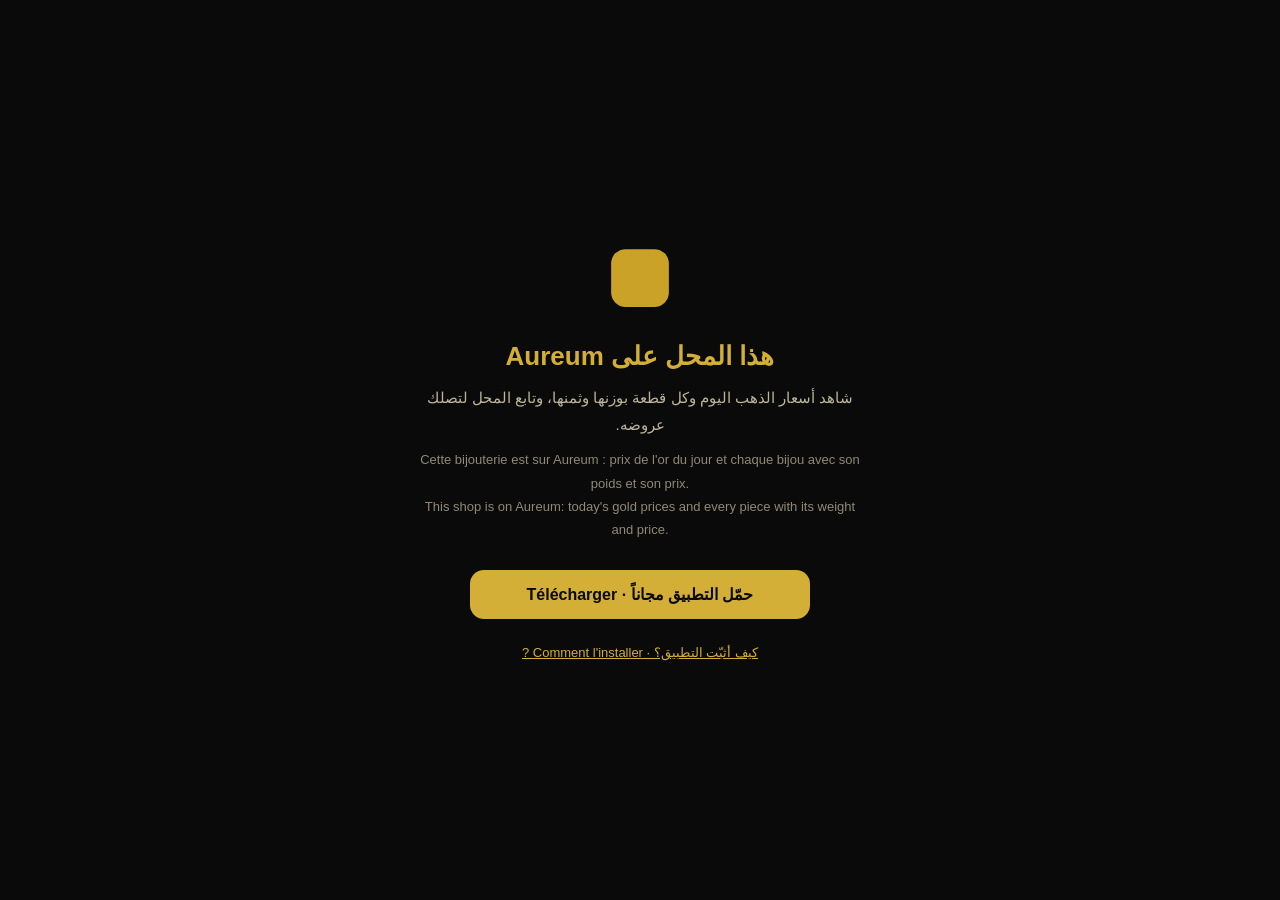
<file: shop/index.html>
<!doctype html>
<html lang="ar" dir="rtl">
<head>
<meta charset="utf-8">
<meta name="viewport" content="width=device-width, initial-scale=1">
<title>Aureum — محل ذهب</title>
<meta name="description" content="هذا المحل على Aureum: أسعار الذهب اليوم وكل قطعة بوزنها وثمنها. افتحه في التطبيق أو حمّل Aureum للأندرويد.">
<meta name="theme-color" content="#0A0A0A">
<meta name="robots" content="noindex">
<link rel="icon" href="../assets/icon.svg" type="image/svg+xml">
<meta property="og:title" content="Aureum — محل ذهب">
<meta property="og:image" content="https://aureum-dz.com/assets/og.png">
<style>
  * { margin:0; padding:0; box-sizing:border-box; }
  body { min-height:100vh; background:#0A0A0A; color:#F5F4F2; font-family:Tahoma,Arial,sans-serif;
         display:flex; flex-direction:column; align-items:center; justify-content:center; padding:32px 20px; text-align:center; }
  .logo { width:84px; height:84px; }
  h1 { color:#D4AF37; font-size:26px; margin-top:18px; line-height:1.4; }
  p { color:#bdb59a; font-size:15px; margin-top:10px; line-height:1.8; max-width:440px; }
  .fr { direction:ltr; font-size:13px; color:#8f8975; }
  .btns { display:flex; flex-direction:column; gap:12px; margin-top:28px; width:100%; max-width:340px; }
  .btn { display:block; padding:15px 18px; border-radius:14px; font-weight:700; font-size:16px; text-decoration:none; }
  .gold { background:#D4AF37; color:#0A0A0A; }
  .line { border:1.5px solid #D4AF37; color:#D4AF37; }
  .small { margin-top:22px; font-size:13px; }
  .small a { color:#D4AF37; }
</style>
</head>
<body>
  <img class="logo" src="../assets/icon.svg" alt="Aureum">
  <h1>هذا المحل على Aureum</h1>
  <p>شاهد أسعار الذهب اليوم وكل قطعة بوزنها وثمنها، وتابع المحل لتصلك عروضه.</p>
  <p class="fr">Cette bijouterie est sur Aureum : prix de l'or du jour et chaque bijou avec son poids et son prix.<br>
     This shop is on Aureum: today's gold prices and every piece with its weight and price.</p>

  <div class="btns">
    <a class="btn gold" id="download" href="https://github.com/Aureum-dz/aureum-dz.github.io/releases/latest/download/Aureum.apk">
      حمّل التطبيق مجاناً · Télécharger</a>
    <a class="btn line" id="open" href="#">لديّ التطبيق: افتح المحل · Ouvrir dans Aureum</a>
  </div>
  <p class="small"><a href="../#install">كيف أثبّت التطبيق؟ · Comment l'installer ?</a></p>

  <script>
    // Phones with Aureum normally never see this page (the app opens the link
    // itself). The button covers older app versions: open the shop in the app,
    // or fall back to the download.
    (function () {
      var id = new URLSearchParams(location.search).get('s') || '';
      var open = document.getElementById('open');
      if (!/^[A-Za-z0-9-]{1,64}$/.test(id)) { open.style.display = 'none'; return; }
      var download = document.getElementById('download').href;
      open.href = 'intent://shops?storeId=' + encodeURIComponent(id) +
        '#Intent;scheme=aureum;package=com.aureum.marketplace;S.browser_fallback_url=' +
        encodeURIComponent(download) + ';end';
    })();
  </script>
</body>
</html>
</file>
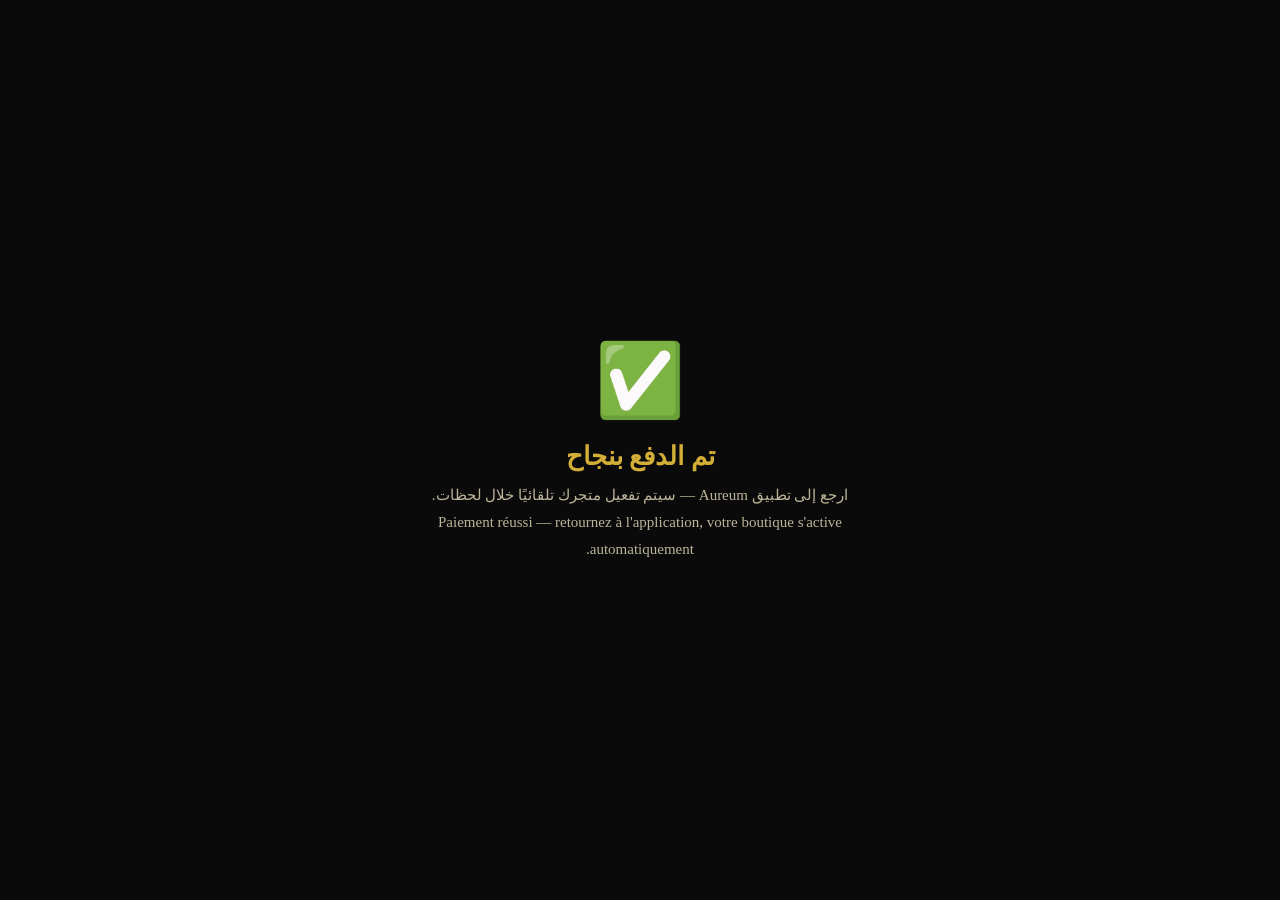
<file: paid.html>
<!doctype html>
<html lang="ar" dir="rtl">
<head>
<meta charset="utf-8">
<meta name="viewport" content="width=device-width, initial-scale=1">
<title>Aureum — الدفع</title>
<style>
  * { margin:0; padding:0; box-sizing:border-box; }
  body { min-height:100vh; background:#0A0A0A; color:#F5F4F2; font-family:Georgia,serif;
         display:flex; flex-direction:column; align-items:center; justify-content:center; padding:32px 20px; text-align:center; }
  .icon { font-size:72px; }
  h1 { color:#D4AF37; font-size:26px; margin-top:18px; }
  p  { color:#bdb59a; font-size:15px; margin-top:10px; line-height:1.8; max-width:420px; }
  .fail h1 { color:#e74c3c; }
</style>
</head>
<body>
  <div id="ok">
    <div class="icon">✅</div>
    <h1>تم الدفع بنجاح</h1>
    <p>ارجع إلى تطبيق Aureum — سيتم تفعيل متجرك تلقائيًا خلال لحظات.<br>
       Paiement réussi — retournez à l'application, votre boutique s'active automatiquement.</p>
  </div>
  <div id="fail" class="fail" style="display:none">
    <div class="icon">❌</div>
    <h1>لم يكتمل الدفع</h1>
    <p>لم يتم خصم أي مبلغ. ارجع إلى التطبيق وحاول مرة أخرى.<br>
       Le paiement n'a pas abouti — aucun montant prélevé. Réessayez depuis l'application.</p>
  </div>
  <script>
    if (new URLSearchParams(location.search).get('failed')) {
      document.getElementById('ok').style.display = 'none';
      document.getElementById('fail').style.display = 'block';
    }
  </script>
</body>
</html>
</file>
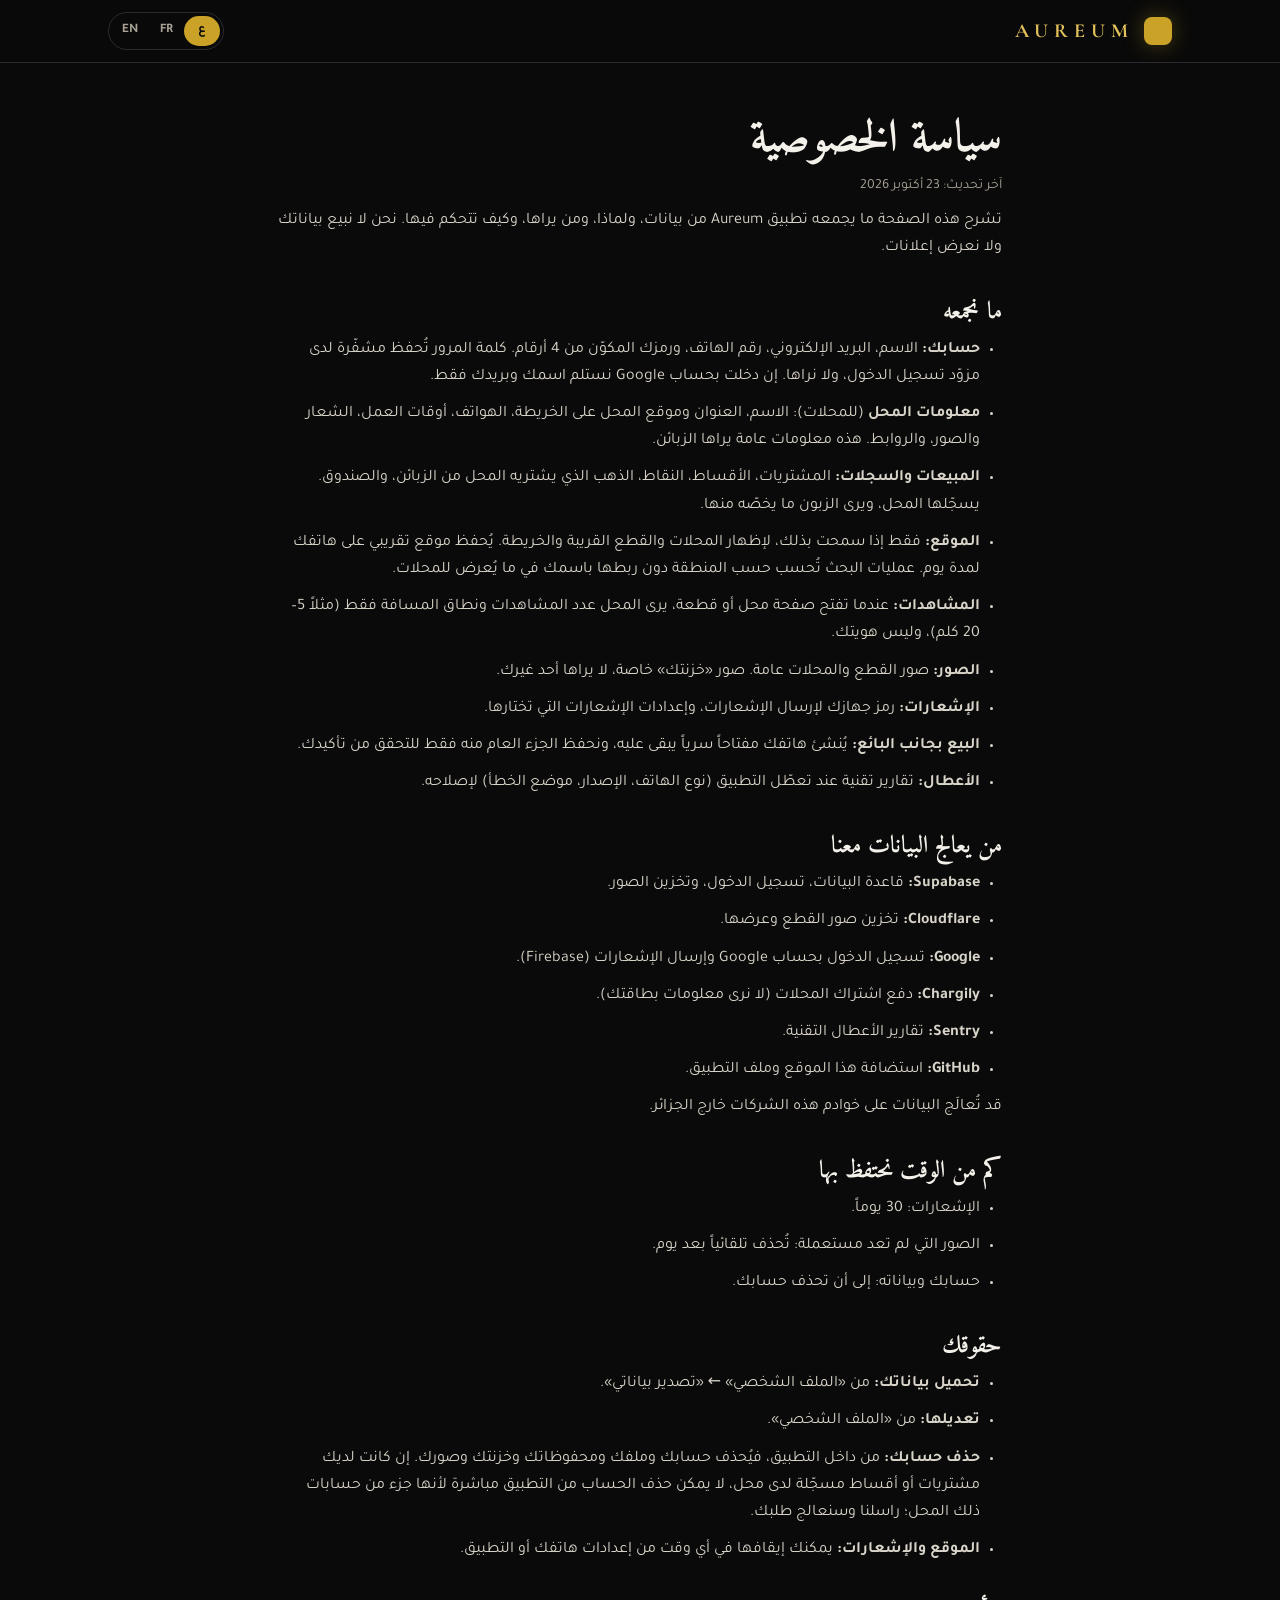
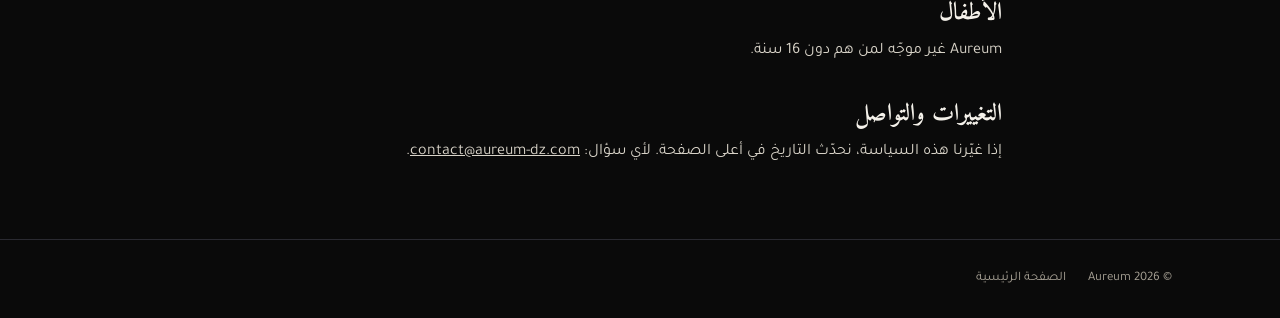
<file: privacy.html>
<!doctype html>
<html lang="ar" dir="rtl">
<head>
<meta charset="utf-8">
<meta name="viewport" content="width=device-width, initial-scale=1">
<title>Aureum — سياسة الخصوصية</title>
<meta name="description" content="كيف يجمع تطبيق Aureum بياناتك ويستعملها ويحميها.">
<meta name="theme-color" content="#0A0A0A">
<link rel="icon" href="assets/icon.svg" type="image/svg+xml">
<link rel="canonical" href="https://aureum-dz.com/privacy.html">
<link rel="preconnect" href="https://fonts.googleapis.com">
<link rel="preconnect" href="https://fonts.gstatic.com" crossorigin>
<link href="https://fonts.googleapis.com/css2?family=Amiri:wght@700&family=Cormorant+Garamond:wght@600;700&family=Tajawal:wght@400;500;700;800&display=swap" rel="stylesheet">
<link rel="stylesheet" href="assets/site.css">
</head>
<body>
<header class="top">
  <div class="wrap">
    <a class="brand" href="./" aria-label="Aureum"><span class="tile"></span><b>AUREUM</b></a>
    <span class="spacer"></span>
    <div class="langs" role="group" aria-label="Language">
      <button type="button" data-lang="ar" aria-pressed="true">ع</button>
      <button type="button" data-lang="fr" aria-pressed="false">FR</button>
      <button type="button" data-lang="en" aria-pressed="false">EN</button>
    </div>
  </div>
</header>

<main class="wrap doc">
  <h1 data-i18n="h">سياسة الخصوصية</h1>
  <p class="updated" data-i18n="upd">آخر تحديث: 23 أكتوبر 2026</p>
  <p data-i18n="intro">تشرح هذه الصفحة ما يجمعه تطبيق Aureum من بيانات، ولماذا، ومن يراها، وكيف تتحكم فيها. نحن لا نبيع بياناتك ولا نعرض إعلانات.</p>

  <h2 data-i18n="h1">ما نجمعه</h2>
  <ul>
    <li data-i18n="d1"><b>حسابك:</b> الاسم، البريد الإلكتروني، رقم الهاتف، ورمزك المكوّن من 4 أرقام. كلمة المرور تُحفظ مشفّرة لدى مزوّد تسجيل الدخول، ولا نراها. إن دخلت بحساب Google نستلم اسمك وبريدك فقط.</li>
    <li data-i18n="d2"><b>معلومات المحل</b> (للمحلات): الاسم، العنوان وموقع المحل على الخريطة، الهواتف، أوقات العمل، الشعار والصور، والروابط. هذه معلومات عامة يراها الزبائن.</li>
    <li data-i18n="d3"><b>المبيعات والسجلات:</b> المشتريات، الأقساط، النقاط، الذهب الذي يشتريه المحل من الزبائن، والصندوق. يسجّلها المحل، ويرى الزبون ما يخصّه منها.</li>
    <li data-i18n="d4"><b>الموقع:</b> فقط إذا سمحت بذلك، لإظهار المحلات والقطع القريبة والخريطة. يُحفظ موقع تقريبي على هاتفك لمدة يوم. عمليات البحث تُحسب حسب المنطقة دون ربطها باسمك في ما يُعرض للمحلات.</li>
    <li data-i18n="d5"><b>المشاهدات:</b> عندما تفتح صفحة محل أو قطعة، يرى المحل عدد المشاهدات ونطاق المسافة فقط (مثلاً 5–20 كلم)، وليس هويتك.</li>
    <li data-i18n="d6"><b>الصور:</b> صور القطع والمحلات عامة. صور «خزنتك» خاصة، لا يراها أحد غيرك.</li>
    <li data-i18n="d7"><b>الإشعارات:</b> رمز جهازك لإرسال الإشعارات، وإعدادات الإشعارات التي تختارها.</li>
    <li data-i18n="d8"><b>البيع بجانب البائع:</b> يُنشئ هاتفك مفتاحاً سرياً يبقى عليه، ونحفظ الجزء العام منه فقط للتحقق من تأكيدك.</li>
    <li data-i18n="d9"><b>الأعطال:</b> تقارير تقنية عند تعطّل التطبيق (نوع الهاتف، الإصدار، موضع الخطأ) لإصلاحه.</li>
  </ul>

  <h2 data-i18n="h2">من يعالج البيانات معنا</h2>
  <ul>
    <li data-i18n="p1"><b>Supabase:</b> قاعدة البيانات، تسجيل الدخول، وتخزين الصور.</li>
    <li data-i18n="p2"><b>Cloudflare:</b> تخزين صور القطع وعرضها.</li>
    <li data-i18n="p3"><b>Google:</b> تسجيل الدخول بحساب Google وإرسال الإشعارات (Firebase).</li>
    <li data-i18n="p4"><b>Chargily:</b> دفع اشتراك المحلات (لا نرى معلومات بطاقتك).</li>
    <li data-i18n="p5"><b>Sentry:</b> تقارير الأعطال التقنية.</li>
    <li data-i18n="p6"><b>GitHub:</b> استضافة هذا الموقع وملف التطبيق.</li>
  </ul>
  <p data-i18n="p7">قد تُعالَج البيانات على خوادم هذه الشركات خارج الجزائر.</p>

  <h2 data-i18n="h3">كم من الوقت نحتفظ بها</h2>
  <ul>
    <li data-i18n="r1">الإشعارات: 30 يوماً.</li>
    <li data-i18n="r2">الصور التي لم تعد مستعملة: تُحذف تلقائياً بعد يوم.</li>
    <li data-i18n="r3">حسابك وبياناته: إلى أن تحذف حسابك.</li>
  </ul>

  <h2 data-i18n="h4">حقوقك</h2>
  <ul>
    <li data-i18n="g1"><b>تحميل بياناتك:</b> من «الملف الشخصي» ← «تصدير بياناتي».</li>
    <li data-i18n="g2"><b>تعديلها:</b> من «الملف الشخصي».</li>
    <li data-i18n="g3"><b>حذف حسابك:</b> من داخل التطبيق، فيُحذف حسابك وملفك ومحفوظاتك وخزنتك وصورك. إن كانت لديك مشتريات أو أقساط مسجّلة لدى محل، لا يمكن حذف الحساب من التطبيق مباشرة لأنها جزء من حسابات ذلك المحل؛ راسلنا وسنعالج طلبك.</li>
    <li data-i18n="g4"><b>الموقع والإشعارات:</b> يمكنك إيقافها في أي وقت من إعدادات هاتفك أو التطبيق.</li>
  </ul>

  <h2 data-i18n="h5">الأطفال</h2>
  <p data-i18n="k1">Aureum غير موجّه لمن هم دون 16 سنة.</p>

  <h2 data-i18n="h6">التغييرات والتواصل</h2>
  <p data-i18n="c1">إذا غيّرنا هذه السياسة، نحدّث التاريخ في أعلى الصفحة. لأي سؤال: <a href="mailto:contact@aureum-dz.com">contact@aureum-dz.com</a>.</p>
</main>

<footer>
  <div class="wrap">
    <span>© 2026 Aureum</span>
    <a href="./" data-i18n="home">الصفحة الرئيسية</a>
  </div>
</footer>

<script>
window.I18N = {
  meta: {
    ar: { title: 'Aureum — سياسة الخصوصية', description: 'كيف يجمع تطبيق Aureum بياناتك ويستعملها ويحميها.' },
    fr: { title: 'Aureum — Politique de confidentialité', description: 'Comment l’application Aureum collecte, utilise et protège vos données.' },
    en: { title: 'Aureum — Privacy policy', description: 'How the Aureum app collects, uses and protects your data.' }
  },
  fr: {
    'h': 'Politique de confidentialité', 'upd': 'Dernière mise à jour : 23 octobre 2026',
    'intro': 'Cette page explique quelles données l’application Aureum collecte, pourquoi, qui les voit et comment vous les contrôlez. Nous ne vendons pas vos données et n’affichons aucune publicité.',
    'h1': 'Ce que nous collectons',
    'd1': '<b>Votre compte :</b> nom, e-mail, numéro de téléphone et votre code à 4 chiffres. Le mot de passe est conservé chiffré chez le fournisseur de connexion ; nous ne le voyons pas. Avec Google, nous recevons seulement votre nom et votre e-mail.',
    'd2': '<b>Informations de la bijouterie</b> (bijoutiers) : nom, adresse et position sur la carte, téléphones, horaires, logo et photos, liens. Ces informations sont publiques pour les clients.',
    'd3': '<b>Ventes et registres :</b> achats, crédits, points, or racheté aux clients et caisse. La bijouterie les enregistre ; le client voit ce qui le concerne.',
    'd4': '<b>Position :</b> seulement si vous l’autorisez, pour montrer les bijouteries et pièces proches et la carte. Une position approximative reste sur votre téléphone pendant un jour. Les recherches sont comptées par zone, sans votre nom dans ce que voient les bijouteries.',
    'd5': '<b>Vues :</b> quand vous ouvrez la page d’une bijouterie ou d’une pièce, la bijouterie voit le nombre de vues et une tranche de distance (par exemple 5–20 km), pas votre identité.',
    'd6': '<b>Photos :</b> les photos des pièces et des bijouteries sont publiques. Les photos de votre « coffre » sont privées : personne d’autre ne les voit.',
    'd7': '<b>Notifications :</b> le jeton de votre appareil pour les notifications, et les réglages de notification que vous choisissez.',
    'd8': '<b>Achat à côté du vendeur :</b> votre téléphone crée une clé secrète qui y reste ; nous gardons seulement sa partie publique pour vérifier votre confirmation.',
    'd9': '<b>Pannes :</b> des rapports techniques quand l’application plante (modèle, version, emplacement de l’erreur) pour la corriger.',
    'h2': 'Qui traite les données avec nous',
    'p1': '<b>Supabase :</b> base de données, connexion et stockage des photos.', 'p2': '<b>Cloudflare :</b> stockage et affichage des photos des pièces.',
    'p3': '<b>Google :</b> connexion avec Google et envoi des notifications (Firebase).', 'p4': '<b>Chargily :</b> paiement de l’abonnement des bijouteries (nous ne voyons pas les données de votre carte).',
    'p5': '<b>Sentry :</b> rapports techniques de pannes.', 'p6': '<b>GitHub :</b> hébergement de ce site et du fichier de l’application.',
    'p7': 'Les données peuvent être traitées sur les serveurs de ces sociétés, hors d’Algérie.',
    'h3': 'Combien de temps nous les gardons',
    'r1': 'Notifications : 30 jours.', 'r2': 'Photos qui ne servent plus : supprimées automatiquement après un jour.', 'r3': 'Votre compte et ses données : jusqu’à la suppression de votre compte.',
    'h4': 'Vos droits',
    'g1': '<b>Télécharger vos données :</b> « Profil » → « Exporter mes données ».', 'g2': '<b>Les corriger :</b> depuis « Profil ».',
    'g3': '<b>Supprimer votre compte :</b> depuis l’application ; votre compte, votre profil, vos favoris, votre coffre et vos photos sont supprimés. Si des achats ou des crédits sont enregistrés chez une bijouterie, le compte ne peut pas être supprimé directement, car ils font partie de la comptabilité de la bijouterie : écrivez-nous et nous traiterons votre demande.',
    'g4': '<b>Position et notifications :</b> désactivables à tout moment dans les réglages du téléphone ou de l’application.',
    'h5': 'Enfants', 'k1': 'Aureum ne s’adresse pas aux moins de 16 ans.',
    'h6': 'Changements et contact',
    'c1': 'Si nous modifions cette politique, nous mettons à jour la date en haut de la page. Pour toute question : <a href="mailto:contact@aureum-dz.com">contact@aureum-dz.com</a>.',
    'home': 'Accueil'
  },
  en: {
    'h': 'Privacy policy', 'upd': 'Last updated: 23 October 2026',
    'intro': 'This page explains what data the Aureum app collects, why, who sees it and how you control it. We don’t sell your data and show no ads.',
    'h1': 'What we collect',
    'd1': '<b>Your account:</b> name, email, phone number and your 4-digit code. Your password is stored encrypted by the sign-in provider; we never see it. With Google sign-in we only receive your name and email.',
    'd2': '<b>Shop details</b> (shops): name, address and map location, phones, opening hours, logo and photos, links. These are public to customers.',
    'd3': '<b>Sales and records:</b> purchases, instalments, points, gold the shop buys from customers, and the cash register. The shop records them; customers see what concerns them.',
    'd4': '<b>Location:</b> only if you allow it, to show nearby shops and pieces and the map. An approximate position stays on your phone for one day. Searches are counted by area, without your name in anything shops see.',
    'd5': '<b>Views:</b> when you open a shop or a piece, the shop sees the number of views and a distance band (for example 5–20 km), not who you are.',
    'd6': '<b>Photos:</b> piece and shop photos are public. Your “vault” photos are private: nobody else sees them.',
    'd7': '<b>Notifications:</b> your device’s notification token, and the notification settings you choose.',
    'd8': '<b>Buying at the counter:</b> your phone creates a secret key that stays on it; we only keep its public part to check your confirmation.',
    'd9': '<b>Crashes:</b> technical reports when the app crashes (phone model, version, where the error happened) so we can fix it.',
    'h2': 'Who processes data with us',
    'p1': '<b>Supabase:</b> database, sign-in and photo storage.', 'p2': '<b>Cloudflare:</b> storing and serving piece photos.',
    'p3': '<b>Google:</b> Google sign-in and sending notifications (Firebase).', 'p4': '<b>Chargily:</b> shop subscription payments (we never see your card details).',
    'p5': '<b>Sentry:</b> technical crash reports.', 'p6': '<b>GitHub:</b> hosting this website and the app file.',
    'p7': 'Data may be processed on these companies’ servers outside Algeria.',
    'h3': 'How long we keep it',
    'r1': 'Notifications: 30 days.', 'r2': 'Photos no longer used: deleted automatically after one day.', 'r3': 'Your account and its data: until you delete your account.',
    'h4': 'Your rights',
    'g1': '<b>Download your data:</b> “Profile” → “Export my data”.', 'g2': '<b>Correct it:</b> from “Profile”.',
    'g3': '<b>Delete your account:</b> from inside the app; your account, profile, saved items, vault and photos are deleted. If purchases or instalments are recorded with a shop, the app can’t delete the account directly, because they are part of that shop’s books: contact us and we’ll handle your request.',
    'g4': '<b>Location and notifications:</b> you can turn them off any time in your phone or app settings.',
    'h5': 'Children', 'k1': 'Aureum is not meant for anyone under 16.',
    'h6': 'Changes and contact',
    'c1': 'If we change this policy, we update the date at the top of the page. Any question: <a href="mailto:contact@aureum-dz.com">contact@aureum-dz.com</a>.',
    'home': 'Home'
  }
};
</script>
<script src="assets/site.js" defer></script>
</body>
</html>
</file>
<file: assets/site.css>
/* Aureum — aureum-dz.com. Black velvet, gold, and one ivory "certificate" band. */
:root {
  --ink: #0A0A0A;
  --velvet: #111114;
  --surface: #17171C;
  --line: #2A2A31;
  --gold: #C9A227;
  --gold-bright: #E3C25B;
  --gold-soft: rgba(201, 162, 39, .12);
  --text: #F4F1EA;
  --muted: #A8A296;
  --ivory: #F3EEE3;
  --ivory-line: #DDD3BF;
  --ivory-text: #1D1A14;
  --ivory-muted: #6B6352;
  --radius: 18px;
  --max: 1120px;
  --font-body: 'Tajawal', system-ui, -apple-system, 'Segoe UI', Arial, sans-serif;
  --font-display: 'Amiri', 'Cormorant Garamond', Georgia, serif;
}
html[lang="fr"], html[lang="en"] { --font-display: 'Cormorant Garamond', 'Amiri', Georgia, serif; }

* { box-sizing: border-box; margin: 0; padding: 0; }
html { scroll-behavior: smooth; -webkit-text-size-adjust: 100%; }
body { background: var(--ink); color: var(--text); font-family: var(--font-body); font-size: 16px; line-height: 1.7; overflow-x: hidden; }
img { max-width: 100%; display: block; }
a { color: inherit; }
.wrap { width: 100%; max-width: var(--max); margin: 0 auto; padding-inline: 16px; }
@media (min-width: 720px) { .wrap { padding-inline: 28px; } }
:focus-visible { outline: 2px solid var(--gold-bright); outline-offset: 3px; border-radius: 6px; }
@media (prefers-reduced-motion: reduce) { html { scroll-behavior: auto; } * { transition: none !important; animation: none !important; } }

/* ── Header ─────────────────────────────────────────────────────────── */
.top { position: sticky; top: 0; z-index: 20; background: rgba(10, 10, 10, .86); backdrop-filter: blur(10px); border-bottom: 1px solid var(--line); }
.top .wrap { display: flex; align-items: center; gap: 14px; height: 62px; }
.brand { display: flex; align-items: center; gap: 10px; text-decoration: none; }
.tile { width: 28px; height: 28px; border-radius: 8px; background: var(--gold); box-shadow: 0 0 22px rgba(201, 162, 39, .35); flex: none; }
.brand b { font-family: 'Cormorant Garamond', Georgia, serif; letter-spacing: 6px; font-size: 20px; color: var(--gold-bright); }
.nav { display: none; gap: 22px; margin-inline-start: 18px; font-size: 14px; color: var(--muted); }
.nav a { text-decoration: none; }
.nav a:hover { color: var(--text); }
@media (min-width: 900px) { .nav { display: flex; } }
.spacer { flex: 1; }
.langs { display: flex; border: 1px solid var(--line); border-radius: 999px; padding: 3px; }
.langs button { background: none; border: 0; color: var(--muted); font: inherit; font-size: 13px; font-weight: 700; padding: 4px 10px; border-radius: 999px; cursor: pointer; min-width: 36px; }
.langs button[aria-pressed="true"] { background: var(--gold); color: var(--ink); }

/* ── Buttons ────────────────────────────────────────────────────────── */
.btn { display: inline-flex; align-items: center; justify-content: center; gap: 10px; text-decoration: none; font-weight: 800; border-radius: 14px; padding: 15px 22px; transition: transform .15s ease, box-shadow .15s ease; }
.btn:active { transform: scale(.98); }
.btn-gold { background: var(--gold); color: var(--ink); box-shadow: 0 8px 34px rgba(201, 162, 39, .32); }
.btn-gold:hover { box-shadow: 0 10px 40px rgba(201, 162, 39, .45); }
.btn-line { border: 1px solid var(--line); color: var(--text); }
.btn-line:hover { border-color: var(--gold); }
.btn-sm { padding: 9px 14px; font-size: 14px; border-radius: 10px; display: none; }
@media (min-width: 560px) { .btn-sm { display: inline-flex; } }

/* ── Section kicker with the hallmark stamp ─────────────────────────── */
.kicker { display: inline-flex; align-items: center; gap: 10px; color: var(--gold-bright); font-size: 13px; font-weight: 800; letter-spacing: 2px; text-transform: uppercase; }
html[lang="ar"] .kicker { letter-spacing: 0; font-size: 15px; }
.stamp { width: 30px; height: 30px; flex: none; }
h1, h2, h3 { font-family: var(--font-display); line-height: 1.25; font-weight: 700; }
h2 { font-size: clamp(28px, 4.4vw, 42px); margin-top: 10px; }
.lead { color: var(--muted); font-size: 17px; margin-top: 12px; max-width: 620px; }
section { padding-block: 64px; scroll-margin-top: 70px; }
@media (min-width: 900px) { section { padding-block: 96px; } }

/* ── Hero ───────────────────────────────────────────────────────────── */
.hero { padding-top: 40px; background:
  radial-gradient(900px 420px at 80% -10%, rgba(201, 162, 39, .16), transparent 60%),
  radial-gradient(600px 300px at 0% 110%, rgba(201, 162, 39, .07), transparent 60%); }
.hero .wrap { display: grid; gap: 40px; align-items: center; }
@media (min-width: 900px) { .hero .wrap { grid-template-columns: 1.1fr .9fr; } .hero { padding-top: 72px; } }
.hero h1 { font-size: clamp(36px, 7vw, 64px); }
.hero h1 em { font-style: normal; color: var(--gold-bright); }
.hero .lead { font-size: 18px; }
.cta { display: flex; flex-wrap: wrap; gap: 12px; margin-top: 28px; }
.cta .btn-gold { font-size: 18px; padding: 17px 26px; }
.facts { display: flex; flex-wrap: wrap; gap: 8px 18px; margin-top: 18px; color: var(--muted); font-size: 13px; }
.facts span { display: inline-flex; align-items: center; gap: 6px; }
.facts span::before { content: ""; width: 5px; height: 5px; border-radius: 50%; background: var(--gold); }

/* Phone frame */
.phone { position: relative; width: min(290px, 78vw); aspect-ratio: 9 / 19.5; margin-inline: auto; border-radius: 42px; padding: 10px; background: linear-gradient(160deg, #2b2b31, #0d0d10); box-shadow: 0 40px 80px rgba(0, 0, 0, .6), 0 0 0 1px #34343c, 0 0 90px rgba(201, 162, 39, .12); }
.phone::before { content: ""; position: absolute; top: 18px; left: 50%; transform: translateX(-50%); width: 72px; height: 18px; border-radius: 12px; background: #050506; z-index: 2; }
.phone .screen { width: 100%; height: 100%; border-radius: 33px; overflow: hidden; background: var(--velvet); }

/* Screenshot slots (a gold frame shows until the real image is added) */
.shot { position: relative; width: 100%; height: 100%; background: linear-gradient(170deg, #1b1b21, #101013); }
.shot img { width: 100%; height: 100%; object-fit: cover; }
.shot.missing img { display: none; }
.shot .ph { display: none; position: absolute; inset: 0; align-items: center; justify-content: center; flex-direction: column; gap: 12px; padding: 18px; text-align: center; color: var(--muted); font-size: 13px; }
.shot.missing .ph { display: flex; }
.shot .ph .tile { width: 46px; height: 46px; border-radius: 13px; }

/* ── Two audiences ──────────────────────────────────────────────────── */
.duo { display: grid; gap: 18px; margin-top: 34px; }
@media (min-width: 860px) { .duo { grid-template-columns: 1fr 1fr; } }
.side { border: 1px solid var(--line); border-radius: var(--radius); padding: 26px 22px; background: var(--velvet); }
.side.gold { border-color: rgba(201, 162, 39, .45); background: linear-gradient(180deg, rgba(201, 162, 39, .08), var(--velvet) 55%); }
.side h3 { font-size: 26px; }
.side .tagline { color: var(--muted); font-size: 14px; margin-top: 2px; }
.list { list-style: none; margin-top: 18px; display: grid; gap: 13px; }
.list li { display: grid; grid-template-columns: 34px 1fr; gap: 12px; align-items: start; }
.list .ic { width: 34px; height: 34px; border-radius: 10px; display: grid; place-items: center; background: var(--gold-soft); color: var(--gold-bright); }
.list .ic svg { width: 18px; height: 18px; }
.list b { display: block; font-size: 15.5px; }
.list span { color: var(--muted); font-size: 14px; }
.side .note { margin-top: 18px; padding-top: 16px; border-top: 1px solid var(--line); color: var(--muted); font-size: 14px; }
.side .note b { color: var(--gold-bright); }

/* ── Tour: screenshots in a row ─────────────────────────────────────── */
.tour { display: grid; grid-auto-flow: column; grid-auto-columns: min(230px, 64vw); gap: 18px; overflow-x: auto; padding: 30px 2px 14px; scroll-snap-type: x mandatory; scrollbar-width: thin; scrollbar-color: var(--line) transparent; }
.tour figure { scroll-snap-align: start; }
.tour .frame { aspect-ratio: 9 / 19.5; border-radius: 26px; overflow: hidden; border: 1px solid var(--line); }
.tour figcaption { margin-top: 12px; font-size: 14px; color: var(--muted); }
.tour figcaption b { display: block; color: var(--text); font-size: 15px; }
.videos { display: grid; gap: 16px; margin-top: 26px; }
@media (min-width: 760px) { .videos { grid-template-columns: 1fr 1fr; } }
.video { display: flex; align-items: center; gap: 14px; border: 1px solid var(--line); border-radius: 14px; padding: 16px; text-decoration: none; }
.video:hover { border-color: var(--gold); }
.video .play { width: 46px; height: 46px; border-radius: 50%; background: var(--gold); display: grid; place-items: center; flex: none; }
.video small { display: block; color: var(--muted); }
.video[hidden] { display: none; }

/* ── Ivory certificate band: installing ─────────────────────────────── */
.ivory { background: var(--ivory); color: var(--ivory-text); }
.ivory .lead { color: var(--ivory-muted); }
.ivory .kicker { color: #8A6A0C; }
.steps { list-style: none; counter-reset: s; display: grid; gap: 14px; margin-top: 32px; }
@media (min-width: 860px) { .steps { grid-template-columns: repeat(4, 1fr); } }
.steps li { counter-increment: s; background: #FBF8F1; border: 1px solid var(--ivory-line); border-radius: var(--radius); padding: 22px 20px; }
.steps li::before { content: counter(s); display: grid; place-items: center; width: 36px; height: 36px; border-radius: 10px; background: var(--ink); color: var(--gold-bright); font-weight: 800; margin-bottom: 12px; }
.steps b { display: block; font-size: 16px; }
.steps span { color: var(--ivory-muted); font-size: 14.5px; }
.callout { margin-top: 18px; border-inline-start: 4px solid #8A6A0C; background: #FBF8F1; border-radius: 12px; padding: 16px 18px; font-size: 15px; }
.callout b { color: #6E5408; }

/* ── FAQ ────────────────────────────────────────────────────────────── */
.faq { margin-top: 28px; display: grid; gap: 10px; max-width: 820px; }
.faq details { border: 1px solid var(--line); border-radius: 14px; background: var(--velvet); }
.faq summary { cursor: pointer; list-style: none; padding: 16px 18px; font-weight: 700; display: flex; justify-content: space-between; gap: 16px; }
.faq summary::-webkit-details-marker { display: none; }
.faq summary::after { content: "+"; color: var(--gold-bright); font-size: 22px; line-height: 1; }
.faq details[open] summary::after { content: "–"; }
.faq details p { padding: 0 18px 18px; color: var(--muted); }

/* ── Contact + QR ───────────────────────────────────────────────────── */
.contact { display: grid; gap: 22px; align-items: center; margin-top: 30px; }
@media (min-width: 860px) { .contact { grid-template-columns: 1fr auto; } }
.contact .row { display: flex; flex-wrap: wrap; gap: 12px; margin-top: 20px; }
.qr { display: none; background: var(--ivory); border-radius: 18px; padding: 14px; width: 190px; text-align: center; color: var(--ivory-text); font-size: 13px; }
.qr img { width: 160px; height: 160px; margin-inline: auto; }
@media (min-width: 860px) { .qr { display: block; } }

/* ── Footer ─────────────────────────────────────────────────────────── */
footer { border-top: 1px solid var(--line); padding-block: 28px; color: var(--muted); font-size: 13px; }
footer .wrap { display: flex; flex-wrap: wrap; gap: 10px 22px; align-items: center; }
footer a { text-decoration: none; }
footer a:hover { color: var(--text); }

/* ── Privacy page ───────────────────────────────────────────────────── */
.doc { max-width: 780px; padding-block: 48px 72px; }
.doc h1 { font-size: clamp(32px, 5vw, 46px); }
.doc h2 { font-size: 24px; margin-top: 34px; }
.doc p, .doc li { color: #D9D4C9; margin-top: 10px; }
.doc ul { padding-inline-start: 22px; }
.doc .updated { color: var(--muted); font-size: 14px; margin-top: 6px; }
a[dir="ltr"], span[dir="ltr"] { white-space: nowrap; }

/* ── Full-screen photo (tap a tour picture) ─────────────────────────── */
.tour .shot:not(.missing) { cursor: zoom-in; }
.lightbox { position: fixed; inset: 0; z-index: 60; display: none; flex-direction: column; align-items: center; justify-content: center;
  gap: 14px; padding: 56px 16px 24px; background: rgba(6, 6, 6, .95); backdrop-filter: blur(6px); }
.lightbox.open { display: flex; animation: lb-in .18s ease-out; }
@keyframes lb-in { from { opacity: 0; } to { opacity: 1; } }
.lightbox img { max-width: min(100%, 440px); max-height: calc(100vh - 150px); width: auto; height: auto; border-radius: 26px;
  border: 1px solid var(--line); box-shadow: 0 30px 80px rgba(0, 0, 0, .7), 0 0 60px rgba(201, 162, 39, .12); }
.lightbox .lb-cap { color: var(--muted); font-size: 14px; text-align: center; max-width: 440px; }
.lightbox .lb-cap b { display: block; color: var(--text); font-size: 16px; }
.lb-btn { position: absolute; display: grid; place-items: center; width: 46px; height: 46px; border-radius: 50%; border: 1px solid var(--line);
  background: rgba(23, 23, 28, .9); color: var(--text); font-size: 24px; line-height: 1; cursor: pointer; }
.lb-btn:hover { border-color: var(--gold); color: var(--gold-bright); }
.lb-close { top: 14px; inset-inline-end: 14px; }
.lb-prev, .lb-next { top: 50%; transform: translateY(-50%); }
.lb-prev { inset-inline-start: 14px; }
.lb-next { inset-inline-end: 14px; }
@media (max-width: 560px) { .lb-prev, .lb-next { top: auto; bottom: 18px; transform: none; } }

/* The 30-second ad (section #ad) */
.ad-frame { margin-top: 26px; border-radius: 22px; overflow: hidden; border: 1px solid rgba(212,175,55,.35); box-shadow: 0 30px 80px rgba(0,0,0,.55), 0 0 60px rgba(212,175,55,.12); background: #000; }
.ad-frame video { display: block; width: 100%; height: auto; aspect-ratio: 16 / 9; }
</file>
